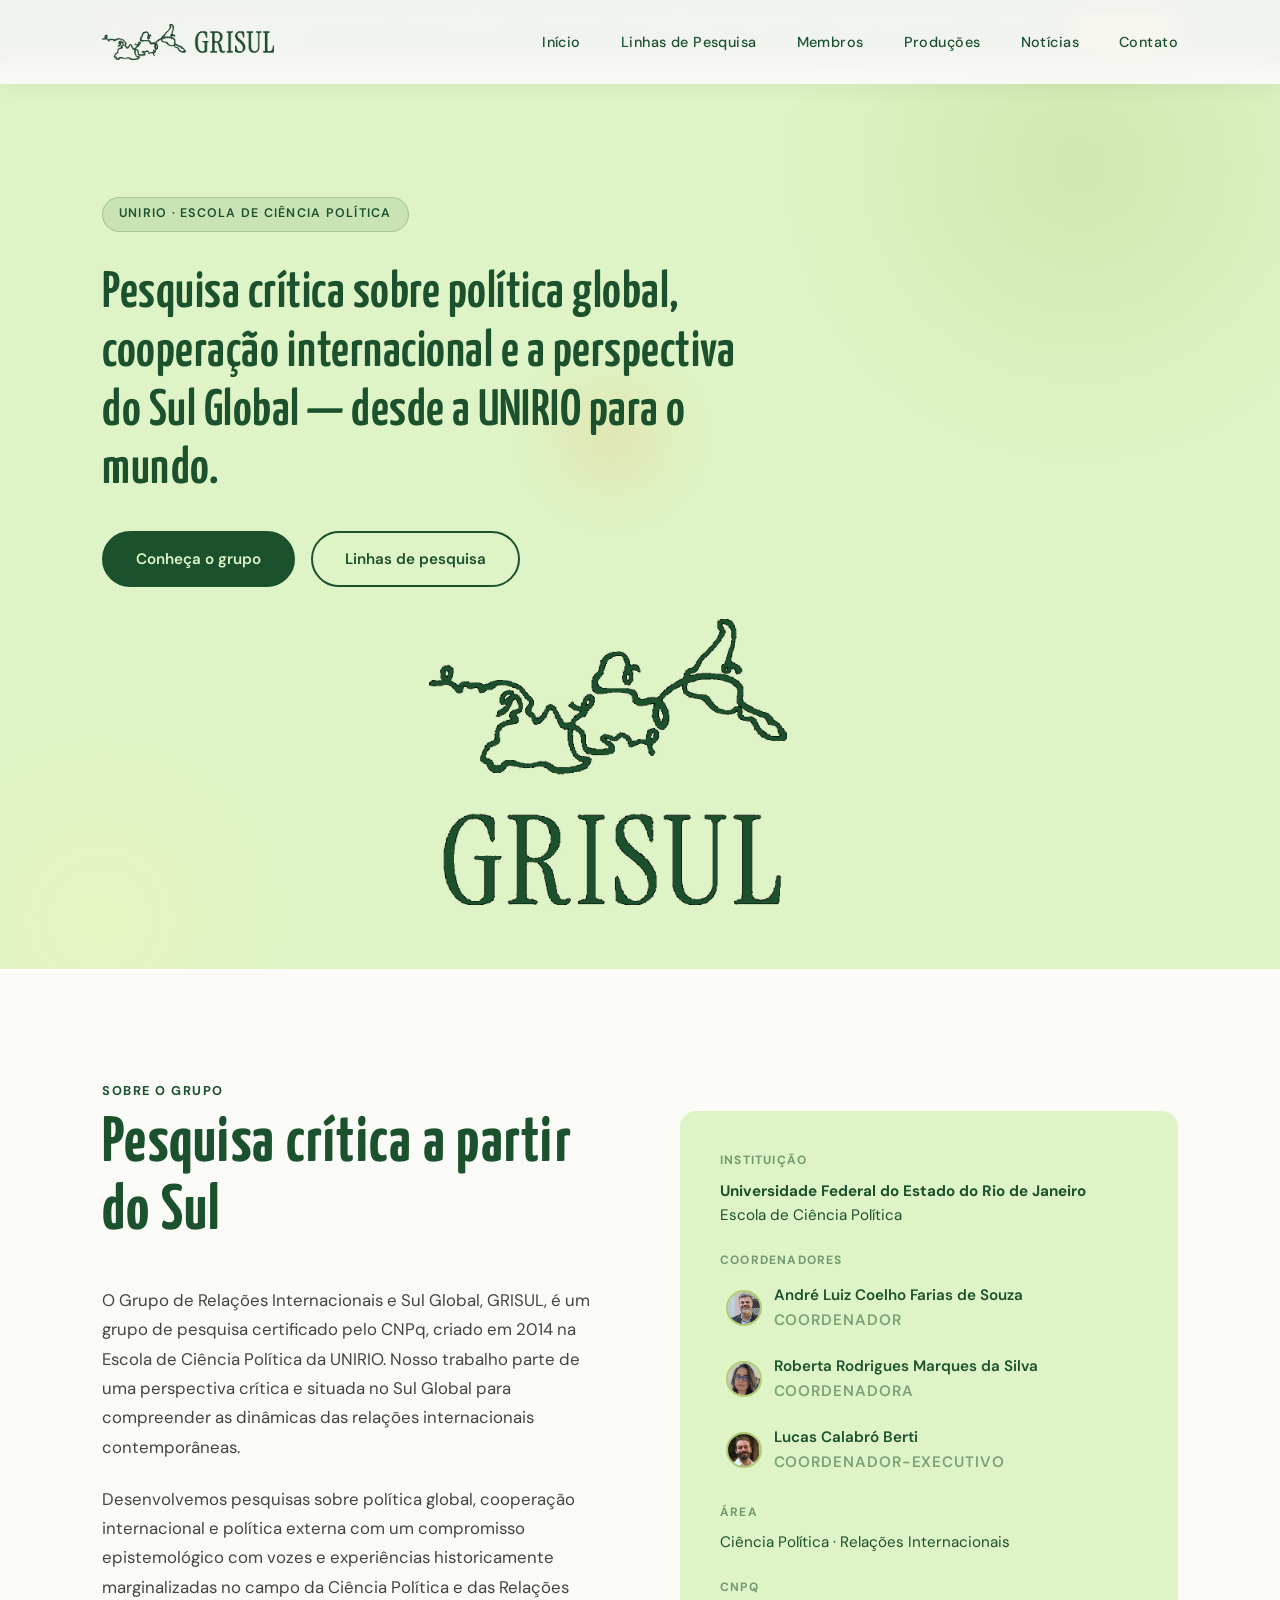
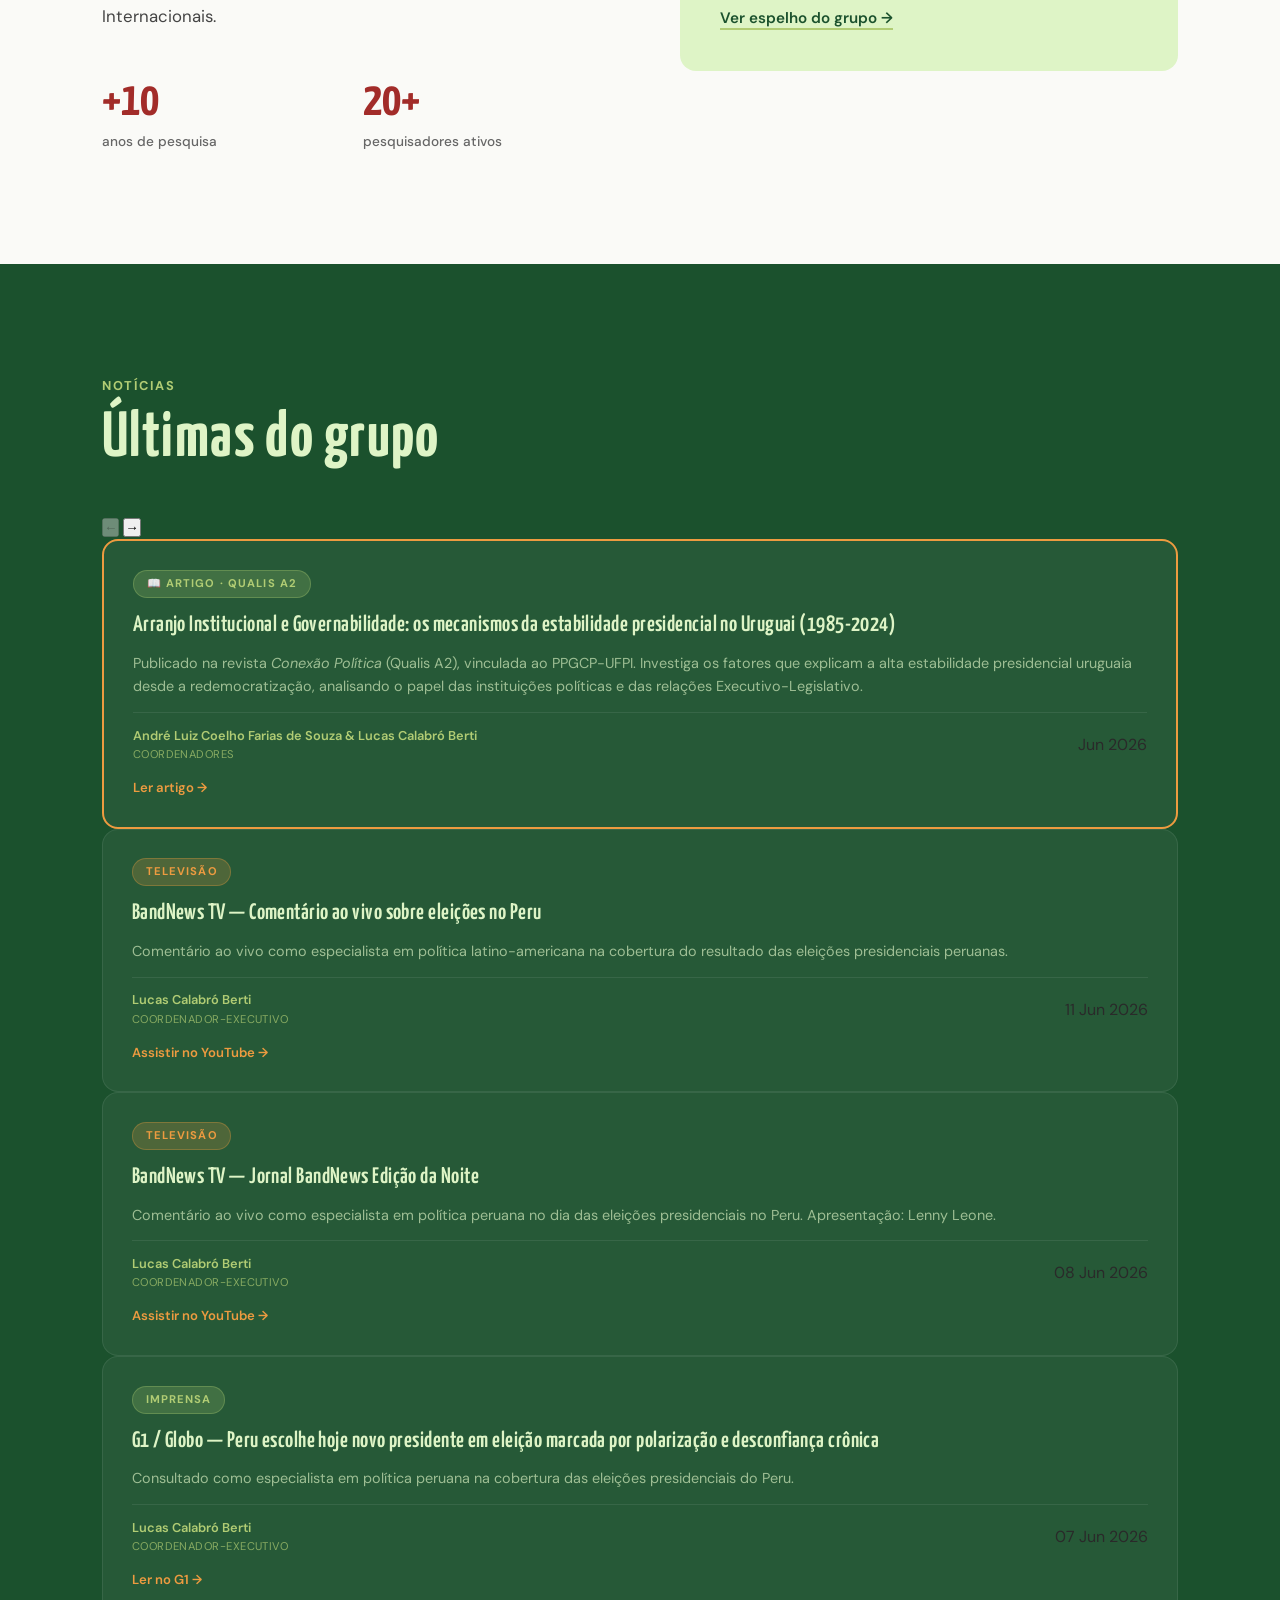
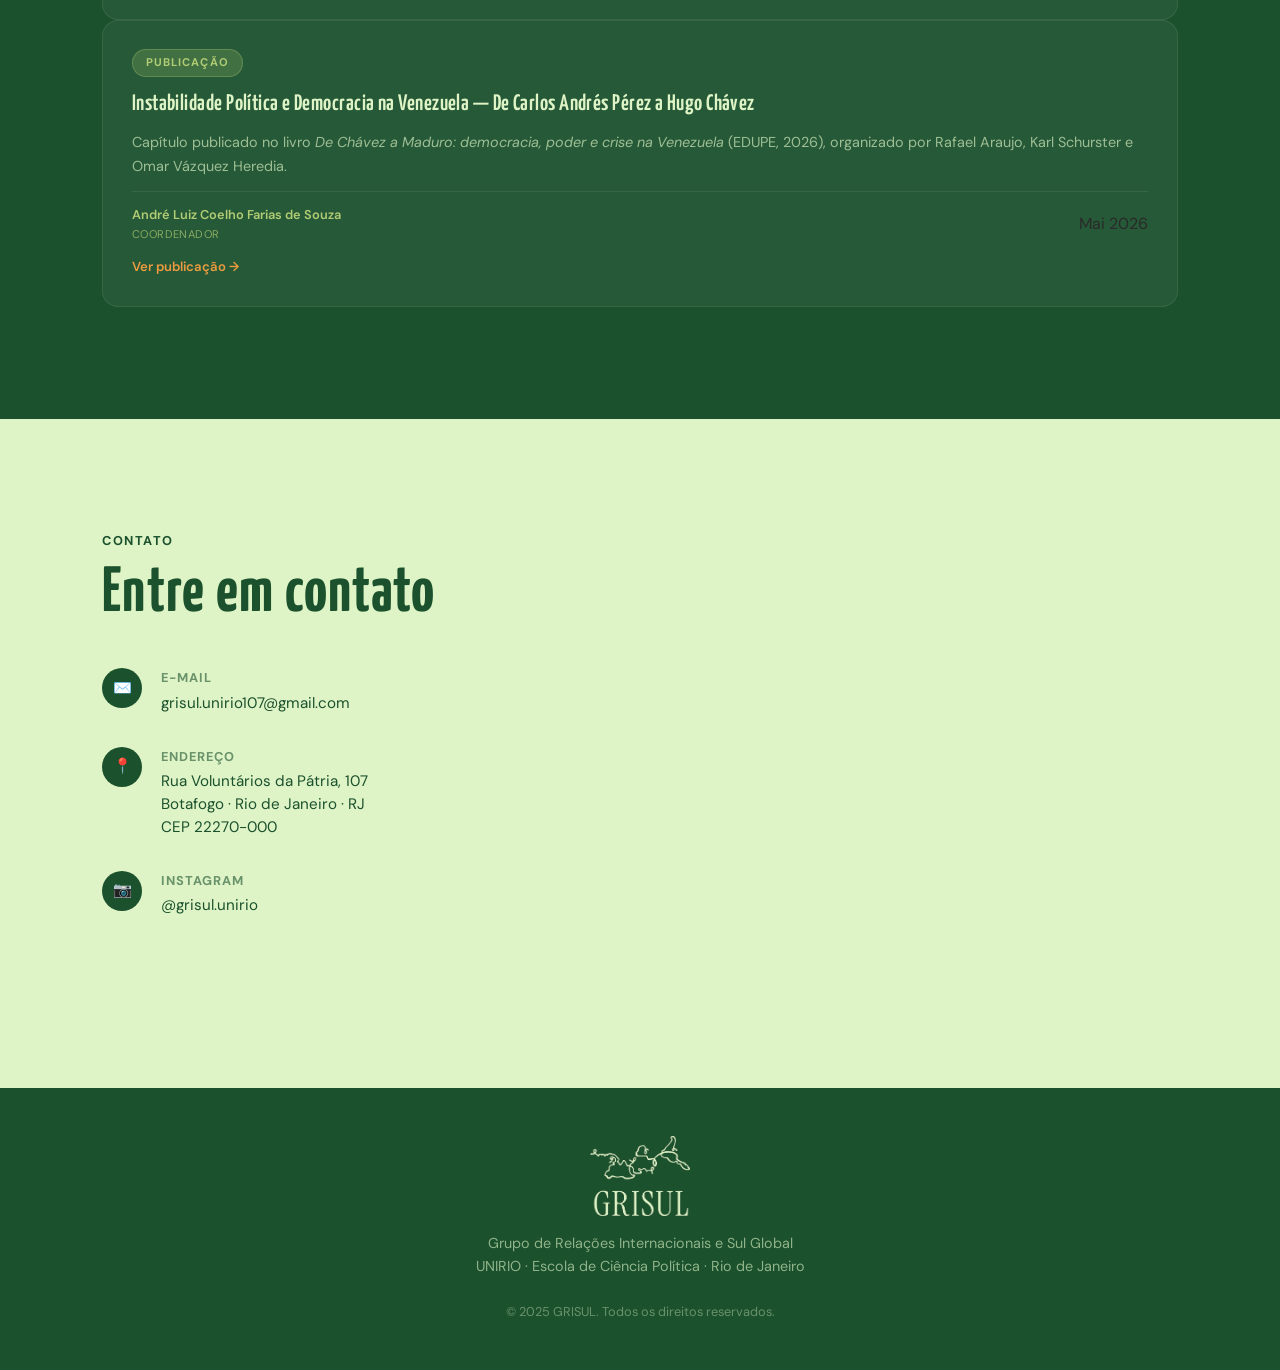
<file: index.html>
<!DOCTYPE html>
<html lang="pt-BR">
<head>
  <meta charset="UTF-8" />
  <meta name="viewport" content="width=device-width, initial-scale=1.0" />
  <title>GRISUL — Grupo de Relações Internacionais e Sul Global</title>
  <link rel="preconnect" href="https://fonts.googleapis.com" />
  <link rel="preconnect" href="https://fonts.gstatic.com" crossorigin />
  <link href="https://fonts.googleapis.com/css2?family=Yanone+Kaffeesatz:wght@300;400;600;700&family=DM+Sans:ital,wght@0,300;0,400;0,500;0,700;1,400&display=swap" rel="stylesheet" />
  <link rel="stylesheet" href="style.css" />
  <link rel="stylesheet" href="carousel.css" />
</head>
<body>

  <nav id="navbar">
    <div class="nav-inner">
      <a href="index.html" class="nav-logo">
        <img src="logo3.png" alt="GRISUL" class="nav-logo-img nav-logo-dark" />
        <img src="logo4.png" alt="GRISUL" class="nav-logo-img nav-logo-light" />
      </a>
      <button class="nav-toggle" id="navToggle" aria-label="Menu">
        <span></span><span></span><span></span>
      </button>
      <ul class="nav-links" id="navLinks">
        <li><a href="index.html" class="active">Início</a></li>
        <li><a href="linhas.html">Linhas de Pesquisa</a></li>
        <li><a href="membros.html">Membros</a></li>
        <li><a href="producoes.html">Produções</a></li>
        <li><a href="index.html#noticias">Notícias</a></li>
        <li><a href="index.html#contato">Contato</a></li>
      </ul>
    </div>
  </nav>

  <!-- DESTAQUE -->
  <div class="destaque-banner">
    <div class="container destaque-inner">
      <span class="destaque-emoji">📚</span>
      <div class="destaque-texto">
        <strong>Nova publicação!</strong>
        "Arranjo Institucional e Governabilidade: os mecanismos da estabilidade presidencial no Uruguai (1985-2024)" — <em>Conexão Política</em>, Qualis A2 · UFPI
      </div>
      <a href="https://periodicos.ufpi.br/index.php/conexaopolitica/article/view/8251" target="_blank" class="destaque-btn">Ler artigo →</a>
    </div>
  </div>

  <!-- HERO -->
  <section id="inicio" class="hero">
    <div class="hero-bg-shapes">
      <div class="shape shape-1"></div>
      <div class="shape shape-2"></div>
      <div class="shape shape-3"></div>
    </div>
    <div class="hero-inner">
      <div class="hero-content">
        <div class="hero-badge">UNIRIO · Escola de Ciência Política</div>
        <p class="hero-tagline">Pesquisa crítica sobre política global, cooperação internacional e a perspectiva do Sul Global — desde a UNIRIO para o mundo.</p>
        <div class="hero-ctas">
          <a href="#sobre" class="btn btn-primary">Conheça o grupo</a>
          <a href="linhas.html" class="btn btn-outline">Linhas de pesquisa</a>

      </div>
      <div class="hero-logo-side">
        <img src="logo2.png" alt="GRISUL" class="hero-logo-img" />
      </div>
    </div>
  </section>

  <!-- SOBRE -->
  <section id="sobre" class="section sobre">
    <div class="container">
      <div class="section-label">Sobre o Grupo</div>
      <div class="sobre-grid">
        <div class="sobre-text">
          <h2 class="section-title section-title--lg">Pesquisa crítica a partir do Sul</h2>
          <p>O Grupo de Relações Internacionais e Sul Global, GRISUL, é um grupo de pesquisa certificado pelo CNPq, criado em 2014 na Escola de Ciência Política da UNIRIO. Nosso trabalho parte de uma perspectiva crítica e situada no Sul Global para compreender as dinâmicas das relações internacionais contemporâneas.</p>
          <p>Desenvolvemos pesquisas sobre política global, cooperação internacional e política externa com um compromisso epistemológico com vozes e experiências historicamente marginalizadas no campo da Ciência Política e das Relações Internacionais.</p>
          <div class="sobre-stats">
            <div class="stat">
              <span class="stat-num">+10</span>
              <span class="stat-label">anos de pesquisa</span>
            </div>
            <div class="stat">
              <span class="stat-num">20+</span>
              <span class="stat-label">pesquisadores ativos</span>
            </div>
          </div>
        </div>
        <div class="sobre-card-wrap">
          <div class="sobre-card">
            <div class="sobre-card-label">Instituição</div>
            <p><strong>Universidade Federal do Estado do Rio de Janeiro</strong><br>Escola de Ciência Política</p>
            <div class="sobre-card-label" style="margin-top:1.5rem">Coordenadores</div>
            <div class="sobre-coord-lista">
              <a href="membros.html" class="sobre-coord-item">
                <img src="foto-andre.jpg" alt="André" class="sobre-coord-foto" />
                <div>
                  <p class="sobre-coord-nome">André Luiz Coelho Farias de Souza</p>
                  <p class="sobre-coord-cargo">Coordenador</p>
                </div>
              </a>
              <a href="membros.html" class="sobre-coord-item">
                <img src="foto-roberta.jpg" alt="Roberta" class="sobre-coord-foto" />
                <div>
                  <p class="sobre-coord-nome">Roberta Rodrigues Marques da Silva</p>
                  <p class="sobre-coord-cargo">Coordenadora</p>
                </div>
              </a>
              <a href="membros.html" class="sobre-coord-item">
                <img src="foto-lucas.jpg" alt="Lucas" class="sobre-coord-foto" />
                <div>
                  <p class="sobre-coord-nome">Lucas Calabró Berti</p>
                  <p class="sobre-coord-cargo">Coordenador-Executivo</p>
                </div>
              </a>
            </div>
            <div class="sobre-card-label" style="margin-top:1.5rem">Área</div>
            <p>Ciência Política · Relações Internacionais</p>
            <div class="sobre-card-label" style="margin-top:1.5rem">CNPq</div>
            <a href="https://dgp.cnpq.br/dgp/espelhogrupo/2022938988562806" target="_blank" class="cnpq-link">Ver espelho do grupo →</a>
          </div>
        </div>
      </div>
    </div>
  </section>

  <!-- NOTÍCIAS -->
  <section id="noticias" class="section noticias">
    <div class="container">
      <div class="noticias-header">
        <div>
          <div class="section-label">Notícias</div>
          <h2 class="section-title section-title--lg">Últimas do grupo</h2>
        </div>
        <div class="noticias-nav">
          <button class="noticias-btn" id="noticiaPrev" aria-label="Anterior">&#8592;</button>
          <button class="noticias-btn" id="noticiaNext" aria-label="Próximo">&#8594;</button>
        </div>
      </div>

      <div class="noticias-carrossel-wrap">
        <div class="noticias-carrossel" id="noticiasCarrossel">

          <article class="noticia-card noticia-card--destaque">
            <div class="noticia-tipo noticia-tipo--artigo">📖 Artigo · Qualis A2</div>
            <h3 class="noticia-titulo">Arranjo Institucional e Governabilidade: os mecanismos da estabilidade presidencial no Uruguai (1985-2024)</h3>
            <p class="noticia-desc">Publicado na revista <em>Conexão Política</em> (Qualis A2), vinculada ao PPGCP-UFPI. Investiga os fatores que explicam a alta estabilidade presidencial uruguaia desde a redemocratização, analisando o papel das instituições políticas e das relações Executivo-Legislativo.</p>
            <div class="noticia-meta">
              <span class="noticia-autor">André Luiz Coelho Farias de Souza &amp; Lucas Calabró Berti<br><small>Coordenadores</small></span>
              <span class="noticia-data">Jun 2026</span>
            </div>
            <a href="https://periodicos.ufpi.br/index.php/conexaopolitica/article/view/8251" target="_blank" class="noticia-link">Ler artigo →</a>
          </article>


          <article class="noticia-card">
            <div class="noticia-tipo noticia-tipo--evento">Televisão</div>
            <h3 class="noticia-titulo">BandNews TV — Comentário ao vivo sobre eleições no Peru</h3>
            <p class="noticia-desc">Comentário ao vivo como especialista em política latino-americana na cobertura do resultado das eleições presidenciais peruanas.</p>
            <div class="noticia-meta">
              <span class="noticia-autor">Lucas Calabró Berti<br><small>Coordenador-Executivo</small></span>
              <span class="noticia-data">11 Jun 2026</span>
            </div>
            <a href="https://youtu.be/P3INvUPBc5s" target="_blank" class="noticia-link">Assistir no YouTube →</a>
          </article>

          <article class="noticia-card">
            <div class="noticia-tipo noticia-tipo--evento">Televisão</div>
            <h3 class="noticia-titulo">BandNews TV — Jornal BandNews Edição da Noite</h3>
            <p class="noticia-desc">Comentário ao vivo como especialista em política peruana no dia das eleições presidenciais no Peru. Apresentação: Lenny Leone.</p>
            <div class="noticia-meta">
              <span class="noticia-autor">Lucas Calabró Berti<br><small>Coordenador-Executivo</small></span>
              <span class="noticia-data">08 Jun 2026</span>
            </div>
            <a href="https://youtu.be/d8j6Z9DgkAE" target="_blank" class="noticia-link">Assistir no YouTube →</a>
          </article>

          <article class="noticia-card">
            <div class="noticia-tipo noticia-tipo--artigo">Imprensa</div>
            <h3 class="noticia-titulo">G1 / Globo — Peru escolhe hoje novo presidente em eleição marcada por polarização e desconfiança crônica</h3>
            <p class="noticia-desc">Consultado como especialista em política peruana na cobertura das eleições presidenciais do Peru.</p>
            <div class="noticia-meta">
              <span class="noticia-autor">Lucas Calabró Berti<br><small>Coordenador-Executivo</small></span>
              <span class="noticia-data">07 Jun 2026</span>
            </div>
            <a href="https://g1.globo.com/mundo/noticia/2026/06/07/peru-escolhe-hoje-novo-presidente-em-eleicao-marcada-por-polarizacao-e-desconfianca-cronica.ghtml" target="_blank" class="noticia-link">Ler no G1 →</a>
          </article>


          <article class="noticia-card">
            <div class="noticia-tipo noticia-tipo--artigo">Publicação</div>
            <h3 class="noticia-titulo">Instabilidade Política e Democracia na Venezuela — De Carlos Andrés Pérez a Hugo Chávez</h3>
            <p class="noticia-desc">Capítulo publicado no livro <em>De Chávez a Maduro: democracia, poder e crise na Venezuela</em> (EDUPE, 2026), organizado por Rafael Araujo, Karl Schurster e Omar Vázquez Heredia.</p>
            <div class="noticia-meta">
              <span class="noticia-autor">André Luiz Coelho Farias de Souza<br><small>Coordenador</small></span>
              <span class="noticia-data">Mai 2026</span>
            </div>
            <a href="https://www.edupe.upe.br/index.php/de-chavez-a-maduro-democracia-poder-e-crise-na-venezuela" target="_blank" class="noticia-link">Ver publicação →</a>
          </article>

        </div>
      </div>
    </div>
  </section>

  <!-- CONTATO -->
  <section id="contato" class="section contato">
    <div class="container">
      <div class="section-label">Contato</div>
      <h2 class="section-title section-title--lg">Entre em contato</h2>
      <div class="contato-grid">
        <div class="contato-info">
          <div class="contato-item">
            <span class="contato-icon">✉️</span>
            <div>
              <strong>E-mail</strong>
              <a href="mailto:grisul.unirio107@gmail.com">grisul.unirio107@gmail.com</a>
            </div>
          </div>
          <div class="contato-item">
            <span class="contato-icon">📍</span>
            <div>
              <strong>Endereço</strong>
              <span>Rua Voluntários da Pátria, 107<br>Botafogo · Rio de Janeiro · RJ<br>CEP 22270-000</span>
            </div>
          </div>
          <div class="contato-item">
            <span class="contato-icon">📷</span>
            <div>
              <strong>Instagram</strong>
              <a href="https://instagram.com/grisul.unirio" target="_blank">@grisul.unirio</a>
            </div>
          </div>
        </div>
        <div class="contato-mapa-wrap">
          <iframe src="https://www.google.com/maps/embed?pb=!1m18!1m12!1m3!1d3675.017!2d-43.1878995!3d-22.9527621!2m3!1f0!2f0!3f0!3m2!1i1024!2i768!4f13.1!3m3!1m2!1s0x0%3A0x0!2zMjLCsDU3JzEwLjAiUyA0M8KwMTEnMTYuNCJX!5e0!3m2!1spt-BR!2sbr!4v1" width="100%" height="300" style="border:0; border-radius: 16px;" allowfullscreen="" loading="lazy"></iframe>
        </div>
      </div>
    </div>
  </section>

  <footer class="footer">
    <div class="container footer-inner">
      <div class="footer-logo">
        <img src="logo1.png" alt="GRISUL" class="footer-logo-img" />
      </div>
      <p class="footer-desc">Grupo de Relações Internacionais e Sul Global<br>UNIRIO · Escola de Ciência Política · Rio de Janeiro</p>
      <p class="footer-copy">© 2025 GRISUL. Todos os direitos reservados.</p>
    </div>
  </footer>

  <script src="script.js"></script>
</body>
</html>
</file>
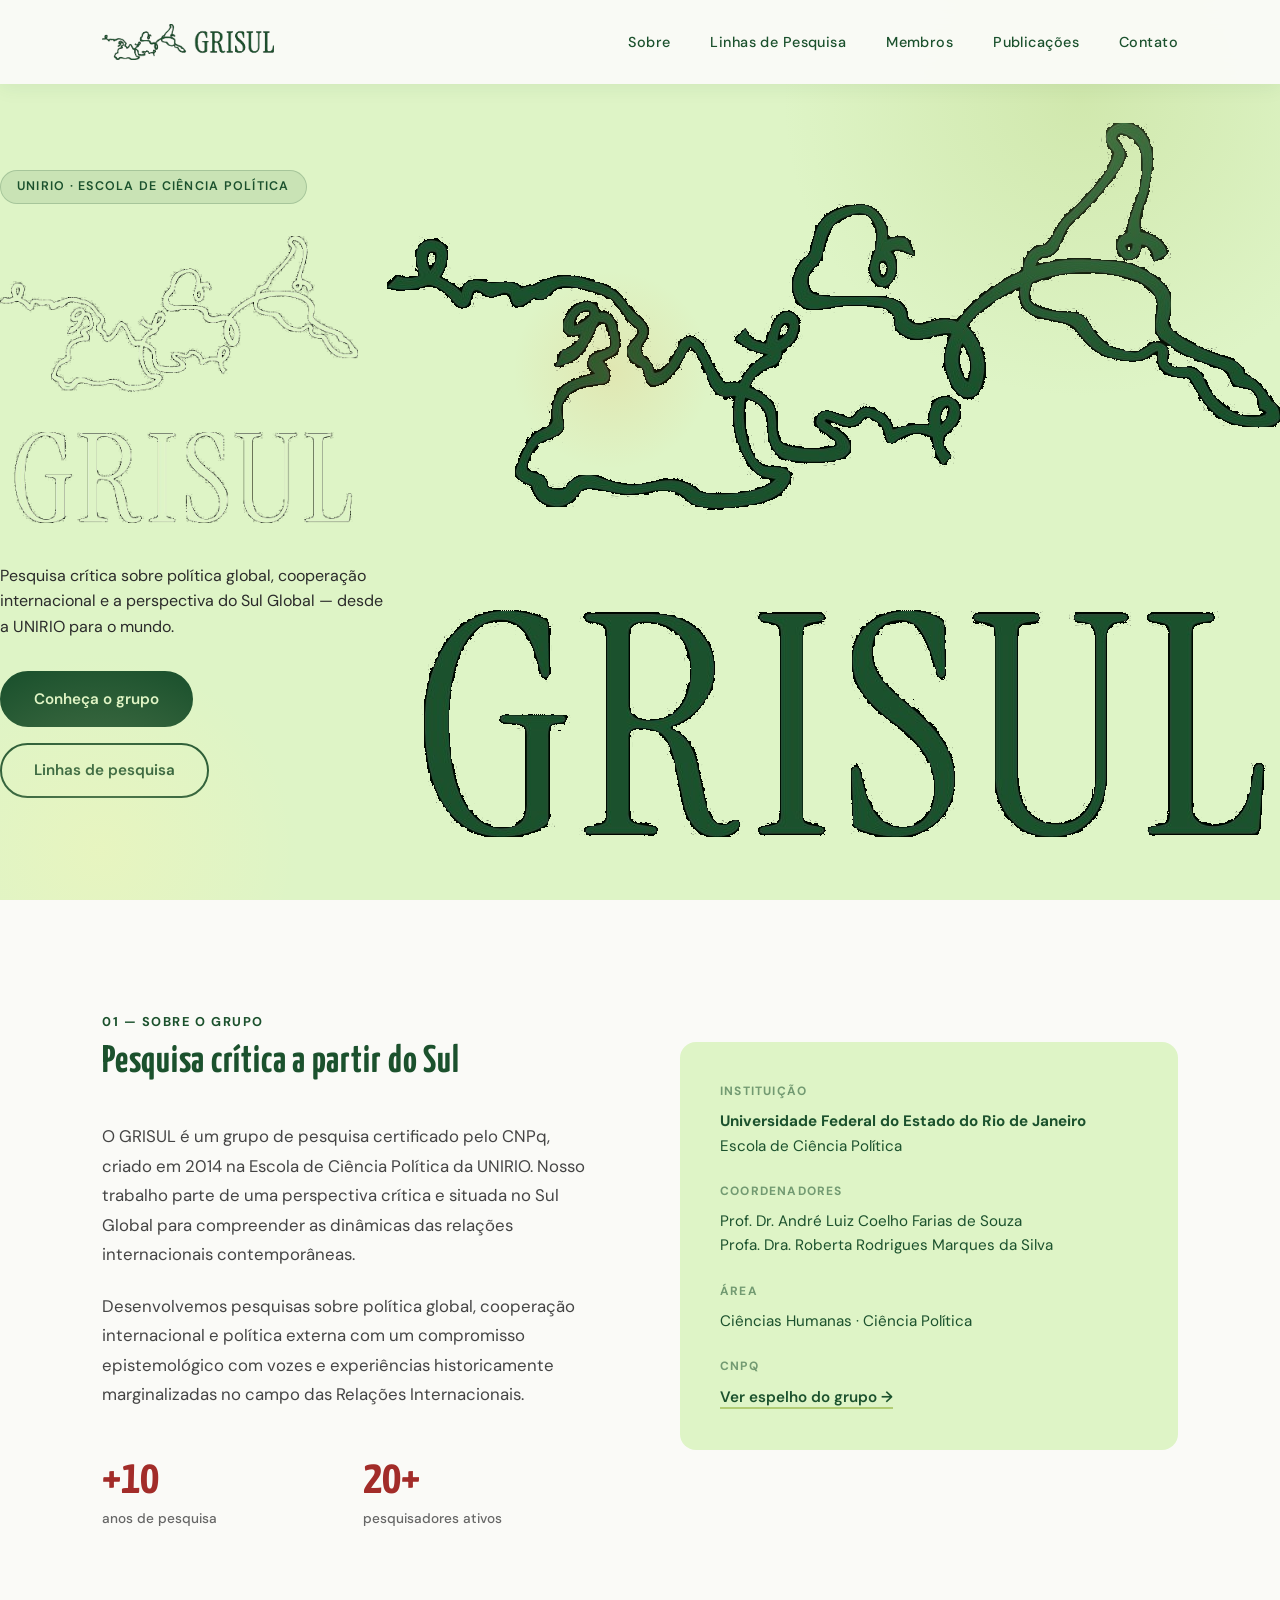
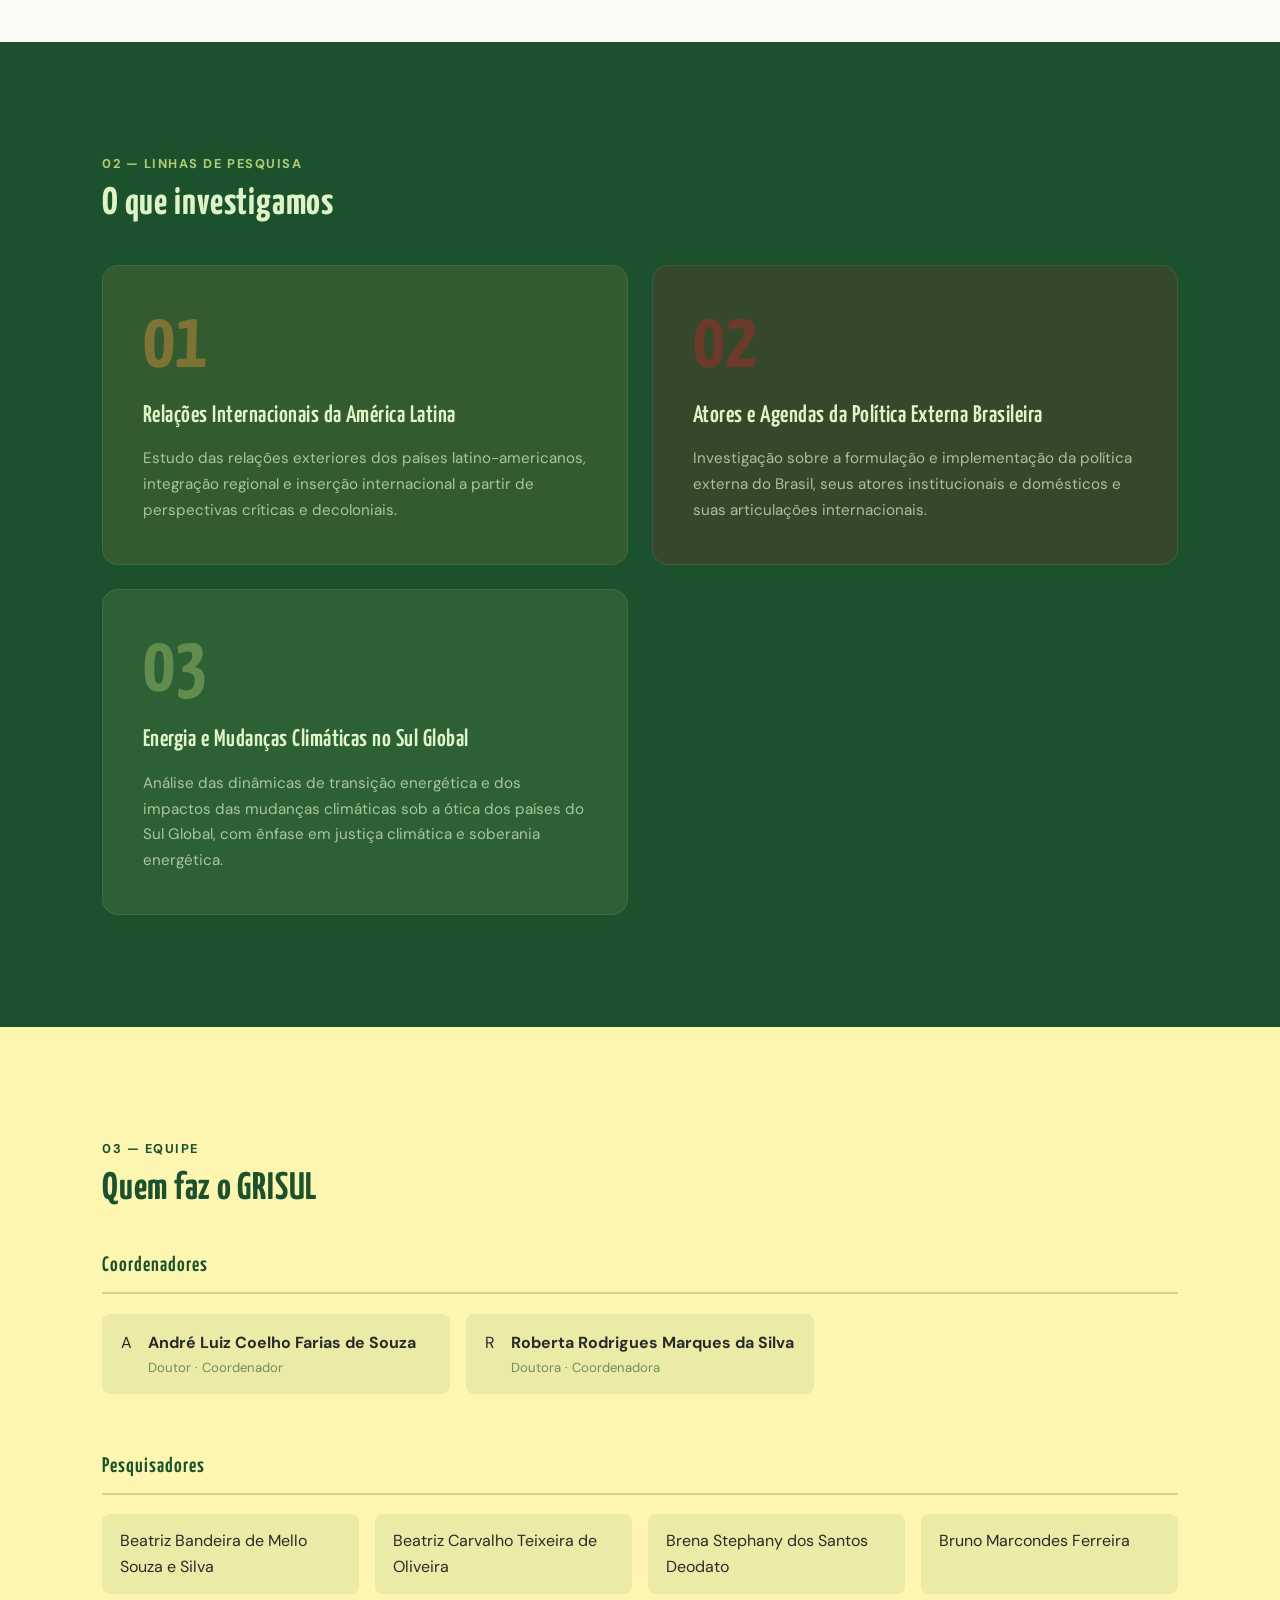
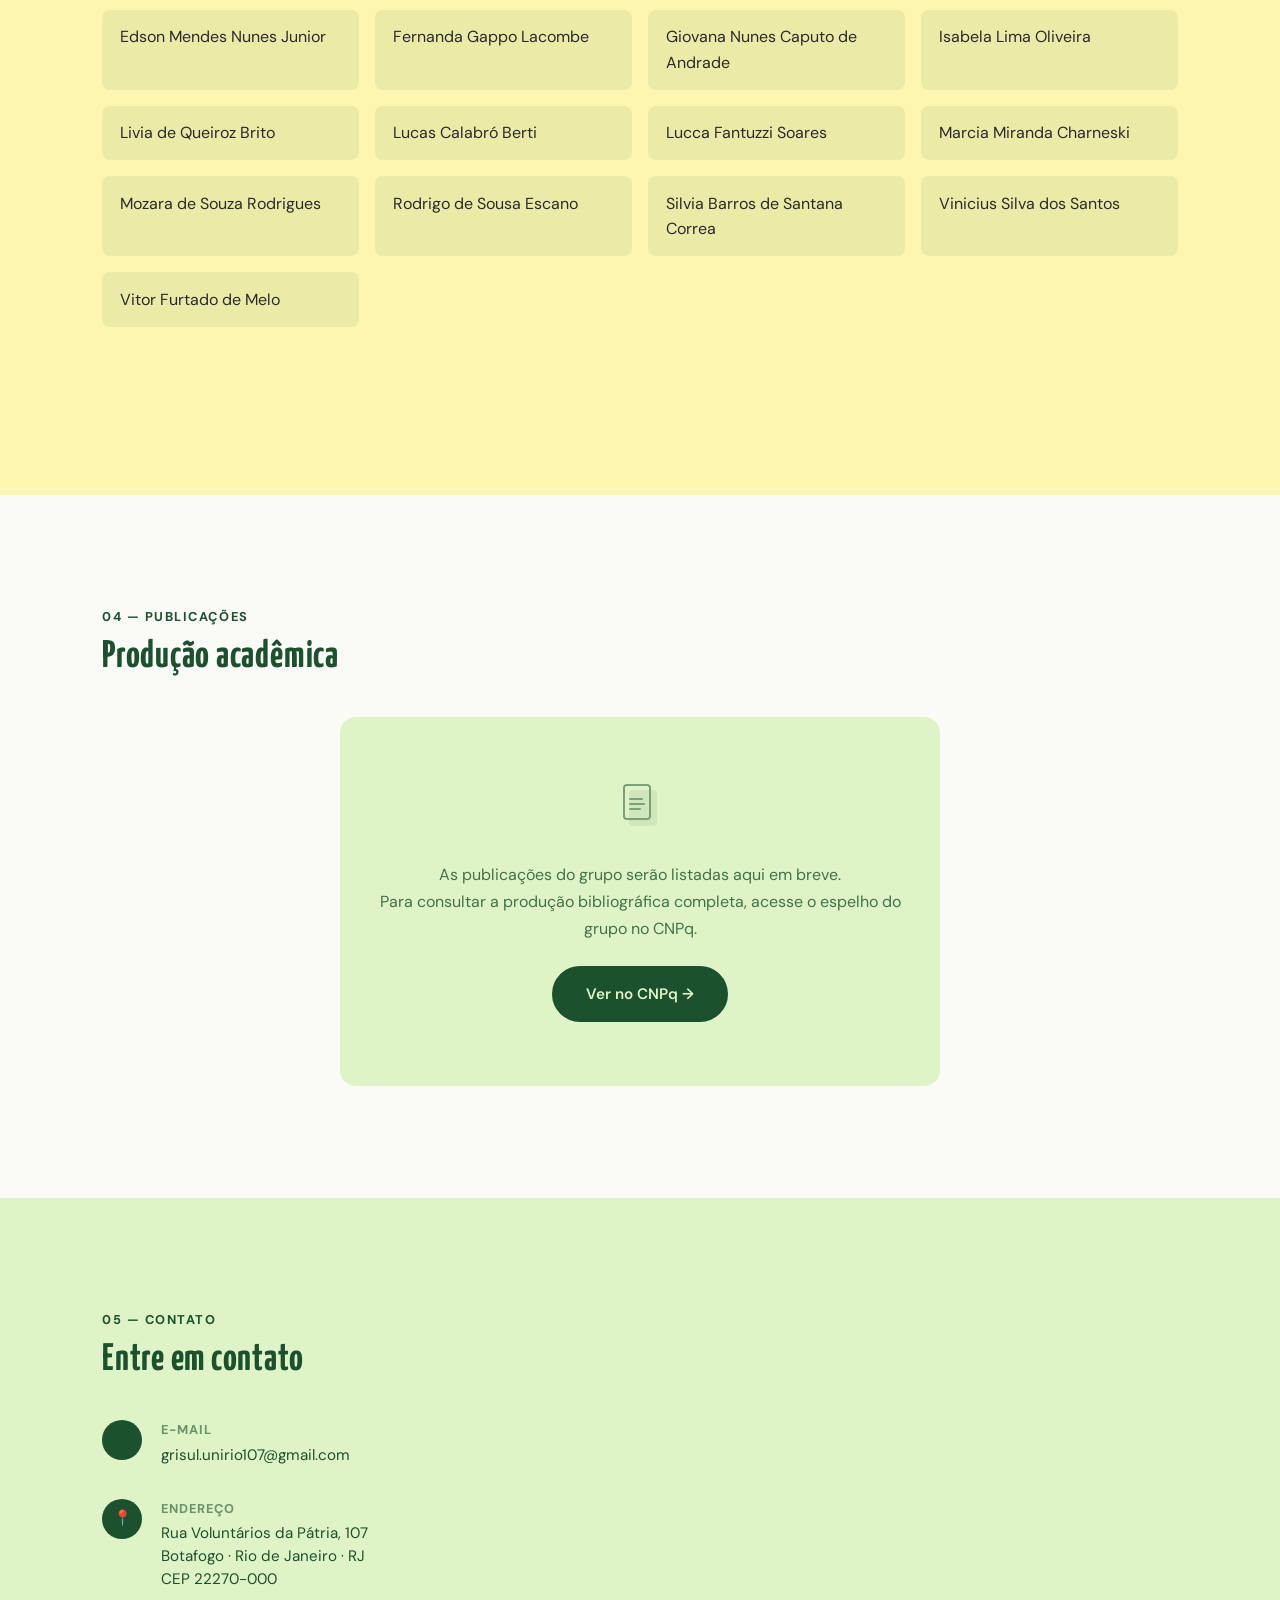
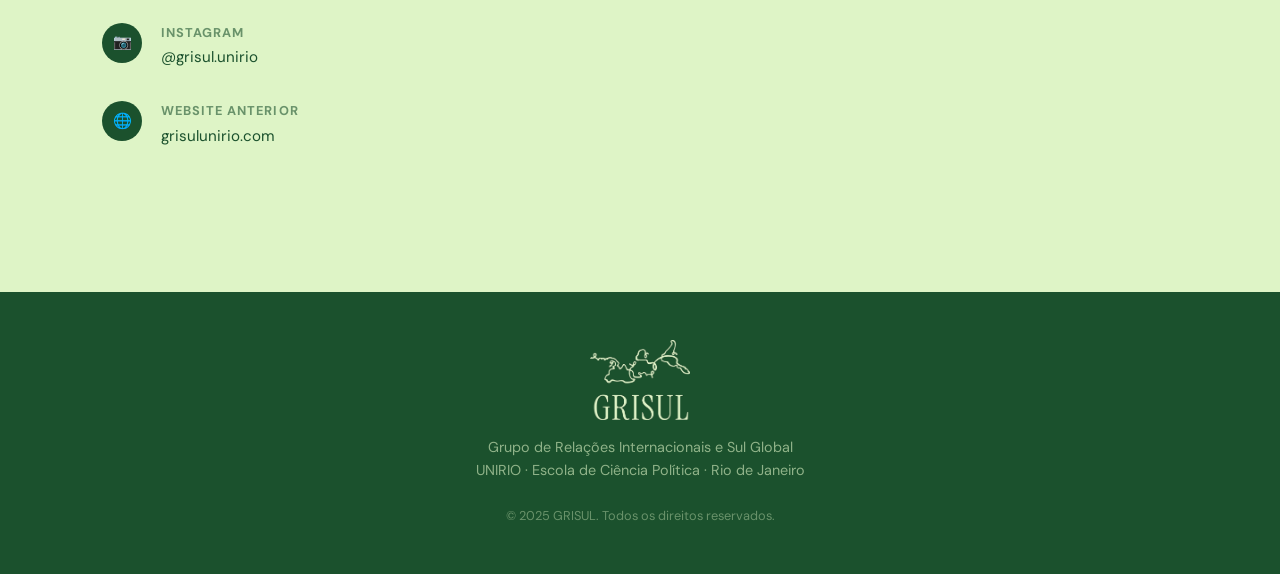
<file: index_1.html>
<!DOCTYPE html>
<html lang="pt-BR">
<head>
  <meta charset="UTF-8" />
  <meta name="viewport" content="width=device-width, initial-scale=1.0" />
  <title>GRISUL — Grupo de Relações Internacionais e Sul Global</title>
  <link rel="preconnect" href="https://fonts.googleapis.com" />
  <link rel="preconnect" href="https://fonts.gstatic.com" crossorigin />
  <link href="https://fonts.googleapis.com/css2?family=Yanone+Kaffeesatz:wght@300;400;600;700&family=DM+Sans:ital,wght@0,300;0,400;0,500;0,700;1,400&display=swap" rel="stylesheet" />
  <link rel="stylesheet" href="style.css" />
</head>
<body>

  <!-- NAV -->
  <nav id="navbar">
    <div class="nav-inner">
      <a href="#inicio" class="nav-logo">
        <img src="logo3.png" alt="GRISUL" class="nav-logo-img nav-logo-dark" />
        <img src="logo4.png" alt="GRISUL" class="nav-logo-img nav-logo-light" />
      </a>
      <button class="nav-toggle" id="navToggle" aria-label="Menu">
        <span></span><span></span><span></span>
      </button>
      <ul class="nav-links" id="navLinks">
        <li><a href="#sobre">Sobre</a></li>
        <li><a href="#linhas">Linhas de Pesquisa</a></li>
        <li><a href="#membros">Membros</a></li>
        <li><a href="#publicacoes">Publicações</a></li>
        <li><a href="#contato">Contato</a></li>
      </ul>
    </div>
  </nav>

  <!-- HERO -->
  <section id="inicio" class="hero">
    <div class="hero-bg-shapes">
      <div class="shape shape-1"></div>
      <div class="shape shape-2"></div>
      <div class="shape shape-3"></div>
    </div>
    <div class="hero-content">
      <div class="hero-badge">UNIRIO · Escola de Ciência Política</div>
      <div class="hero-logo-wrap">
        <img src="logo1.png" alt="GRISUL" class="hero-logo-img" />
      </div>
      <p class="hero-sub">Pesquisa crítica sobre política global, cooperação internacional e a perspectiva do Sul Global — desde a UNIRIO para o mundo.</p>
      <div class="hero-ctas">
        <a href="#sobre" class="btn btn-primary">Conheça o grupo</a>
        <a href="#linhas" class="btn btn-outline">Linhas de pesquisa</a>
      </div>
    </div>
    <div class="hero-map">
      <img src="logo2.png" alt="" class="hero-map-img" aria-hidden="true" />
    </div>
  </section>

  <!-- SOBRE -->
  <section id="sobre" class="section sobre">
    <div class="container">
      <div class="section-label">01 — Sobre o Grupo</div>
      <div class="sobre-grid">
        <div class="sobre-text">
          <h2 class="section-title">Pesquisa crítica a partir do Sul</h2>
          <p>O GRISUL é um grupo de pesquisa certificado pelo CNPq, criado em 2014 na Escola de Ciência Política da UNIRIO. Nosso trabalho parte de uma perspectiva crítica e situada no Sul Global para compreender as dinâmicas das relações internacionais contemporâneas.</p>
          <p>Desenvolvemos pesquisas sobre política global, cooperação internacional e política externa com um compromisso epistemológico com vozes e experiências historicamente marginalizadas no campo das Relações Internacionais.</p>
          <div class="sobre-stats">
            <div class="stat">
              <span class="stat-num">+10</span>
              <span class="stat-label">anos de pesquisa</span>
            </div>
            <div class="stat">
              <span class="stat-num">20+</span>
              <span class="stat-label">pesquisadores ativos</span>
            </div>
          </div>
        </div>
        <div class="sobre-card-wrap">
          <div class="sobre-card">
            <div class="sobre-card-label">Instituição</div>
            <p><strong>Universidade Federal do Estado do Rio de Janeiro</strong><br>Escola de Ciência Política</p>
            <div class="sobre-card-label" style="margin-top:1.5rem">Coordenadores</div>
            <p>Prof. Dr. André Luiz Coelho Farias de Souza<br>Profa. Dra. Roberta Rodrigues Marques da Silva</p>
            <div class="sobre-card-label" style="margin-top:1.5rem">Área</div>
            <p>Ciências Humanas · Ciência Política</p>
            <div class="sobre-card-label" style="margin-top:1.5rem">CNPq</div>
            <a href="https://dgp.cnpq.br/dgp/espelhogrupo/2022938988562806" target="_blank" class="cnpq-link">Ver espelho do grupo →</a>
          </div>
        </div>
      </div>
    </div>
  </section>

  <!-- LINHAS DE PESQUISA -->
  <section id="linhas" class="section linhas">
    <div class="container">
      <div class="section-label">02 — Linhas de Pesquisa</div>
      <h2 class="section-title">O que investigamos</h2>
      <div class="linhas-grid">

        <div class="linha-card" data-cor="laranja">
          <div class="linha-num">01</div>
          <h3>Relações Internacionais da América Latina</h3>
          <p>Estudo das relações exteriores dos países latino-americanos, integração regional e inserção internacional a partir de perspectivas críticas e decoloniais.</p>
        </div>

        <div class="linha-card" data-cor="vermelho">
          <div class="linha-num">02</div>
          <h3>Atores e Agendas da Política Externa Brasileira</h3>
          <p>Investigação sobre a formulação e implementação da política externa do Brasil, seus atores institucionais e domésticos e suas articulações internacionais.</p>
        </div>

        <div class="linha-card" data-cor="verde">
          <div class="linha-num">03</div>
          <h3>Energia e Mudanças Climáticas no Sul Global</h3>
          <p>Análise das dinâmicas de transição energética e dos impactos das mudanças climáticas sob a ótica dos países do Sul Global, com ênfase em justiça climática e soberania energética.</p>
        </div>

      </div>
    </div>
  </section>

  <!-- MEMBROS -->
  <section id="membros" class="section membros">
    <div class="container">
      <div class="section-label">03 — Equipe</div>
      <h2 class="section-title">Quem faz o GRISUL</h2>

      <div class="membros-bloco">
        <h3 class="membros-cat">Coordenadores</h3>
        <div class="membros-grid">
          <div class="membro-card">
            <div class="membro-inicial">A</div>
            <div class="membro-info">
              <strong>André Luiz Coelho Farias de Souza</strong>
              <span>Doutor · Coordenador</span>
            </div>
          </div>
          <div class="membro-card">
            <div class="membro-inicial">R</div>
            <div class="membro-info">
              <strong>Roberta Rodrigues Marques da Silva</strong>
              <span>Doutora · Coordenadora</span>
            </div>
          </div>
        </div>
      </div>

      <div class="membros-bloco">
        <h3 class="membros-cat">Pesquisadores</h3>
        <div class="membros-grid membros-grid--small">
          <div class="membro-tag">Beatriz Bandeira de Mello Souza e Silva</div>
          <div class="membro-tag">Beatriz Carvalho Teixeira de Oliveira</div>
          <div class="membro-tag">Brena Stephany dos Santos Deodato</div>
          <div class="membro-tag">Bruno Marcondes Ferreira</div>
          <div class="membro-tag">Edson Mendes Nunes Junior</div>
          <div class="membro-tag">Fernanda Gappo Lacombe</div>
          <div class="membro-tag">Giovana Nunes Caputo de Andrade</div>
          <div class="membro-tag">Isabela Lima Oliveira</div>
          <div class="membro-tag">Livia de Queiroz Brito</div>
          <div class="membro-tag">Lucas Calabró Berti</div>
          <div class="membro-tag">Lucca Fantuzzi Soares</div>
          <div class="membro-tag">Marcia Miranda Charneski</div>
          <div class="membro-tag">Mozara de Souza Rodrigues</div>
          <div class="membro-tag">Rodrigo de Sousa Escano</div>
          <div class="membro-tag">Silvia Barros de Santana Correa</div>
          <div class="membro-tag">Vinicius Silva dos Santos</div>
          <div class="membro-tag">Vitor Furtado de Melo</div>
        </div>
      </div>
    </div>
  </section>

  <!-- PUBLICAÇÕES -->
  <section id="publicacoes" class="section publicacoes">
    <div class="container">
      <div class="section-label">04 — Publicações</div>
      <h2 class="section-title">Produção acadêmica</h2>
      <div class="pub-placeholder">
        <div class="pub-icon">
          <svg width="48" height="48" viewBox="0 0 48 48" fill="none">
            <rect x="8" y="4" width="26" height="34" rx="3" stroke="currentColor" stroke-width="2"/>
            <rect x="14" y="10" width="26" height="34" rx="3" fill="currentColor" opacity="0.15" stroke="currentColor" stroke-width="2"/>
            <line x1="14" y1="18" x2="26" y2="18" stroke="currentColor" stroke-width="2" stroke-linecap="round"/>
            <line x1="14" y1="23" x2="28" y2="23" stroke="currentColor" stroke-width="2" stroke-linecap="round"/>
            <line x1="14" y1="28" x2="24" y2="28" stroke="currentColor" stroke-width="2" stroke-linecap="round"/>
          </svg>
        </div>
        <p>As publicações do grupo serão listadas aqui em breve.<br>Para consultar a produção bibliográfica completa, acesse o espelho do grupo no CNPq.</p>
        <a href="https://dgp.cnpq.br/dgp/espelhogrupo/2022938988562806" target="_blank" class="btn btn-primary">Ver no CNPq →</a>
      </div>
    </div>
  </section>

  <!-- CONTATO -->
  <section id="contato" class="section contato">
    <div class="container">
      <div class="section-label">05 — Contato</div>
      <h2 class="section-title">Entre em contato</h2>
      <div class="contato-grid">
        <div class="contato-info">
          <div class="contato-item">
            <span class="contato-icon">✉</span>
            <div>
              <strong>E-mail</strong>
              <a href="mailto:grisul.unirio107@gmail.com">grisul.unirio107@gmail.com</a>
            </div>
          </div>
          <div class="contato-item">
            <span class="contato-icon">📍</span>
            <div>
              <strong>Endereço</strong>
              <span>Rua Voluntários da Pátria, 107<br>Botafogo · Rio de Janeiro · RJ<br>CEP 22270-000</span>
            </div>
          </div>
          <div class="contato-item">
            <span class="contato-icon">📷</span>
            <div>
              <strong>Instagram</strong>
              <a href="https://instagram.com/grisul.unirio" target="_blank">@grisul.unirio</a>
            </div>
          </div>
          <div class="contato-item">
            <span class="contato-icon">🌐</span>
            <div>
              <strong>Website anterior</strong>
              <a href="http://www.grisulunirio.com/" target="_blank">grisulunirio.com</a>
            </div>
          </div>
        </div>
        <div class="contato-mapa-wrap">
          <iframe
            src="https://www.google.com/maps/embed?pb=!1m18!1m12!1m3!1d3675.017!2d-43.1878995!3d-22.9527621!2m3!1f0!2f0!3f0!3m2!1i1024!2i768!4f13.1!3m3!1m2!1s0x0%3A0x0!2zMjLCsDU3JzEwLjAiUyA0M8KwMTEnMTYuNCJX!5e0!3m2!1spt-BR!2sbr!4v1"
            width="100%" height="300" style="border:0; border-radius: 16px;" allowfullscreen="" loading="lazy">
          </iframe>
        </div>
      </div>
    </div>
  </section>

  <!-- FOOTER -->
  <footer class="footer">
    <div class="container footer-inner">
      <div class="footer-logo">
        <img src="logo1.png" alt="GRISUL" class="footer-logo-img" />
      </div>
      <p class="footer-desc">Grupo de Relações Internacionais e Sul Global<br>UNIRIO · Escola de Ciência Política · Rio de Janeiro</p>
      <p class="footer-copy">© 2025 GRISUL. Todos os direitos reservados.</p>
    </div>
  </footer>

  <script src="script.js"></script>
</body>
</html>
</file>
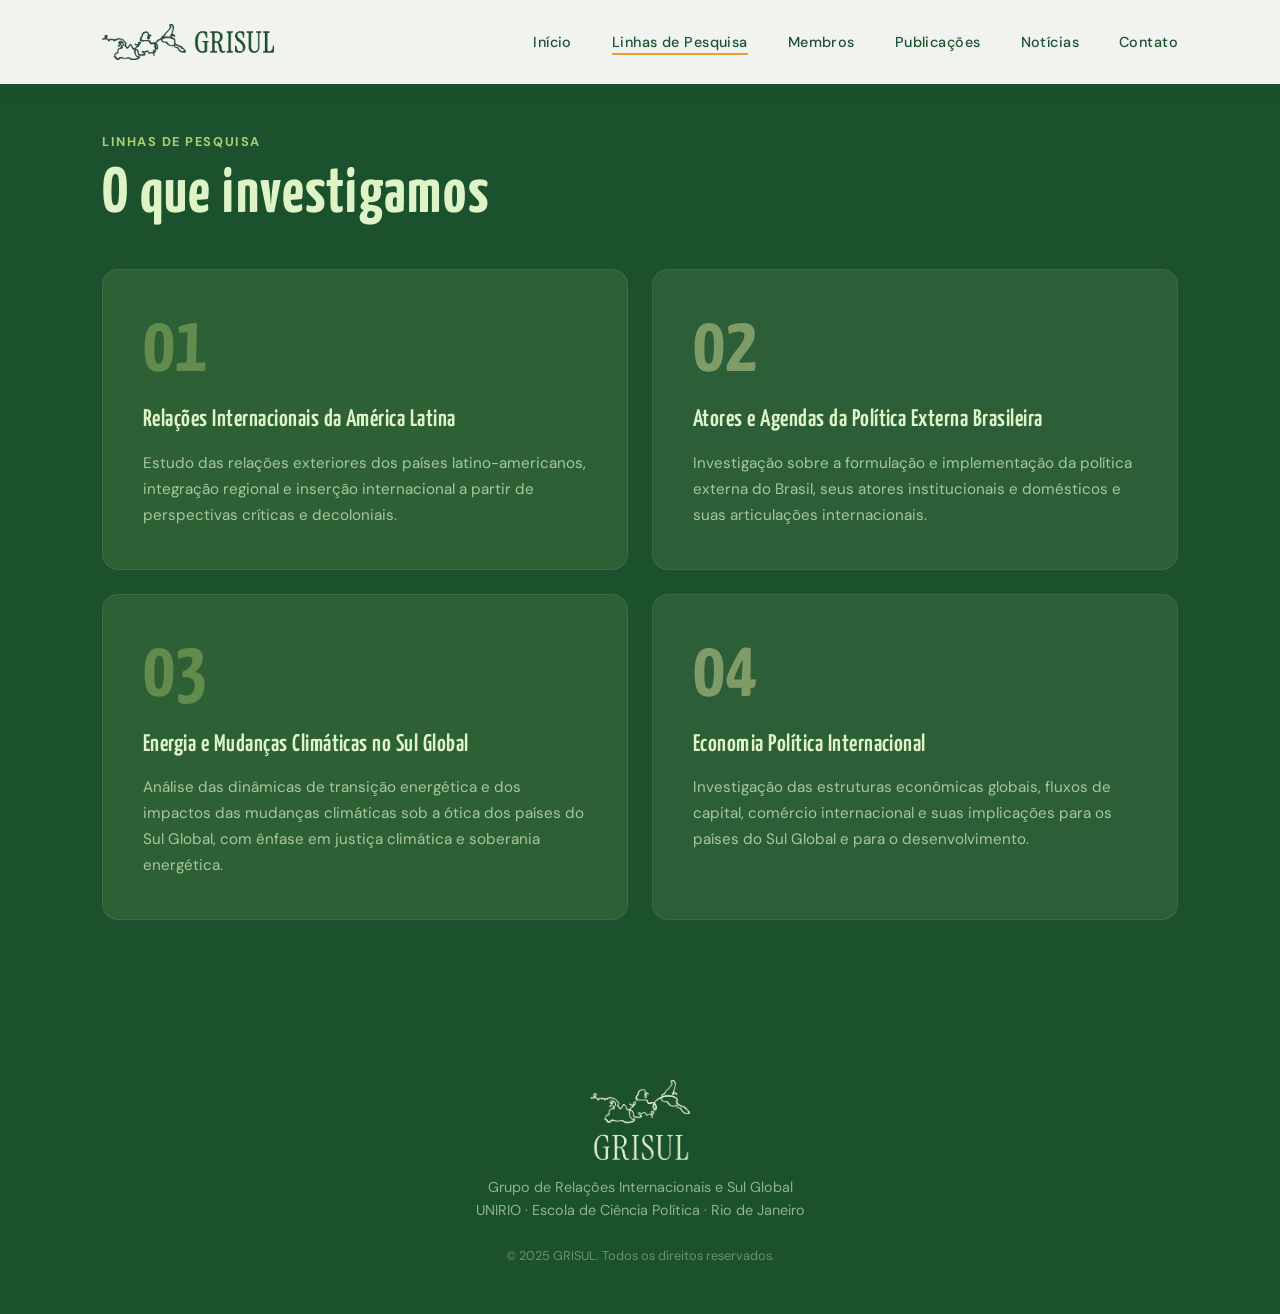
<file: linhas.html>
<!DOCTYPE html>
<html lang="pt-BR">
<head>
  <meta charset="UTF-8" />
  <meta name="viewport" content="width=device-width, initial-scale=1.0" />
  <title>Linhas de Pesquisa — GRISUL</title>
  <link rel="preconnect" href="https://fonts.googleapis.com" />
  <link rel="preconnect" href="https://fonts.gstatic.com" crossorigin />
  <link href="https://fonts.googleapis.com/css2?family=Yanone+Kaffeesatz:wght@300;400;600;700&family=DM+Sans:ital,wght@0,300;0,400;0,500;0,700;1,400&display=swap" rel="stylesheet" />
  <link rel="stylesheet" href="style.css" />
</head>
<body>

  <nav id="navbar">
    <div class="nav-inner">
      <a href="index.html" class="nav-logo">
        <img src="logo3.png" alt="GRISUL" class="nav-logo-img nav-logo-dark" />
        <img src="logo4.png" alt="GRISUL" class="nav-logo-img nav-logo-light" />
      </a>
      <button class="nav-toggle" id="navToggle" aria-label="Menu">
        <span></span><span></span><span></span>
      </button>
      <ul class="nav-links" id="navLinks">
        <li><a href="index.html">Início</a></li>
        <li><a href="linhas.html" class="active">Linhas de Pesquisa</a></li>
        <li><a href="membros.html">Membros</a></li>
        <li><a href="publicacoes.html">Publicações</a></li>
        <li><a href="index.html#noticias">Notícias</a></li>
        <li><a href="index.html#contato">Contato</a></li>
      </ul>
    </div>
  </nav>

  <section class="section linhas page-hero">
    <div class="container">
      <div class="section-label">Linhas de Pesquisa</div>
      <h2 class="section-title section-title--lg">O que investigamos</h2>
      <div class="linhas-grid">

        <div class="linha-card" data-cor="verde">
          <div class="linha-num">01</div>
          <h3>Relações Internacionais da América Latina</h3>
          <p>Estudo das relações exteriores dos países latino-americanos, integração regional e inserção internacional a partir de perspectivas críticas e decoloniais.</p>
        </div>

        <div class="linha-card" data-cor="amarelo">
          <div class="linha-num">02</div>
          <h3>Atores e Agendas da Política Externa Brasileira</h3>
          <p>Investigação sobre a formulação e implementação da política externa do Brasil, seus atores institucionais e domésticos e suas articulações internacionais.</p>
        </div>

        <div class="linha-card" data-cor="verde">
          <div class="linha-num">03</div>
          <h3>Energia e Mudanças Climáticas no Sul Global</h3>
          <p>Análise das dinâmicas de transição energética e dos impactos das mudanças climáticas sob a ótica dos países do Sul Global, com ênfase em justiça climática e soberania energética.</p>
        </div>

        <div class="linha-card" data-cor="amarelo">
          <div class="linha-num">04</div>
          <h3>Economia Política Internacional</h3>
          <p>Investigação das estruturas econômicas globais, fluxos de capital, comércio internacional e suas implicações para os países do Sul Global e para o desenvolvimento.</p>
        </div>

      </div>
    </div>
  </section>

  <footer class="footer">
    <div class="container footer-inner">
      <div class="footer-logo">
        <img src="logo1.png" alt="GRISUL" class="footer-logo-img" />
      </div>
      <p class="footer-desc">Grupo de Relações Internacionais e Sul Global<br>UNIRIO · Escola de Ciência Política · Rio de Janeiro</p>
      <p class="footer-copy">© 2025 GRISUL. Todos os direitos reservados.</p>
    </div>
  </footer>

  <script src="script.js"></script>
</body>
</html>
</file>
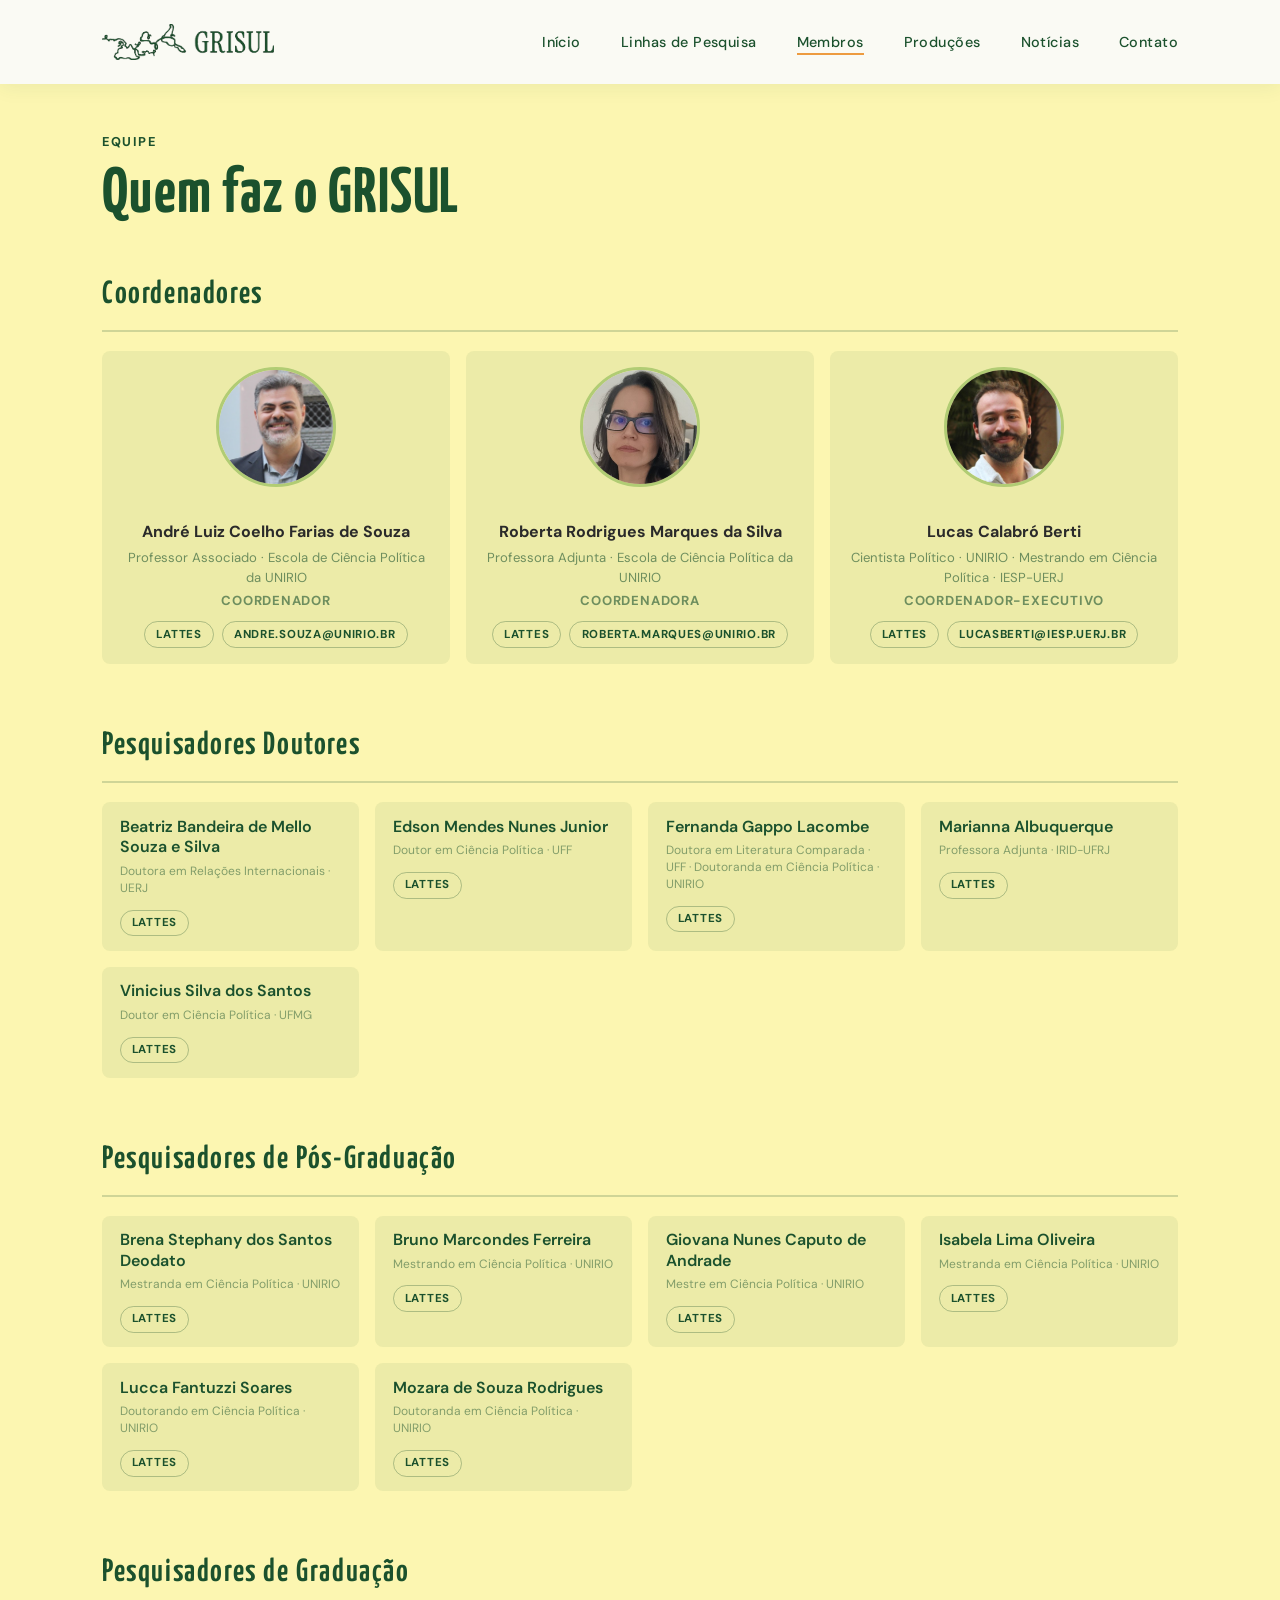
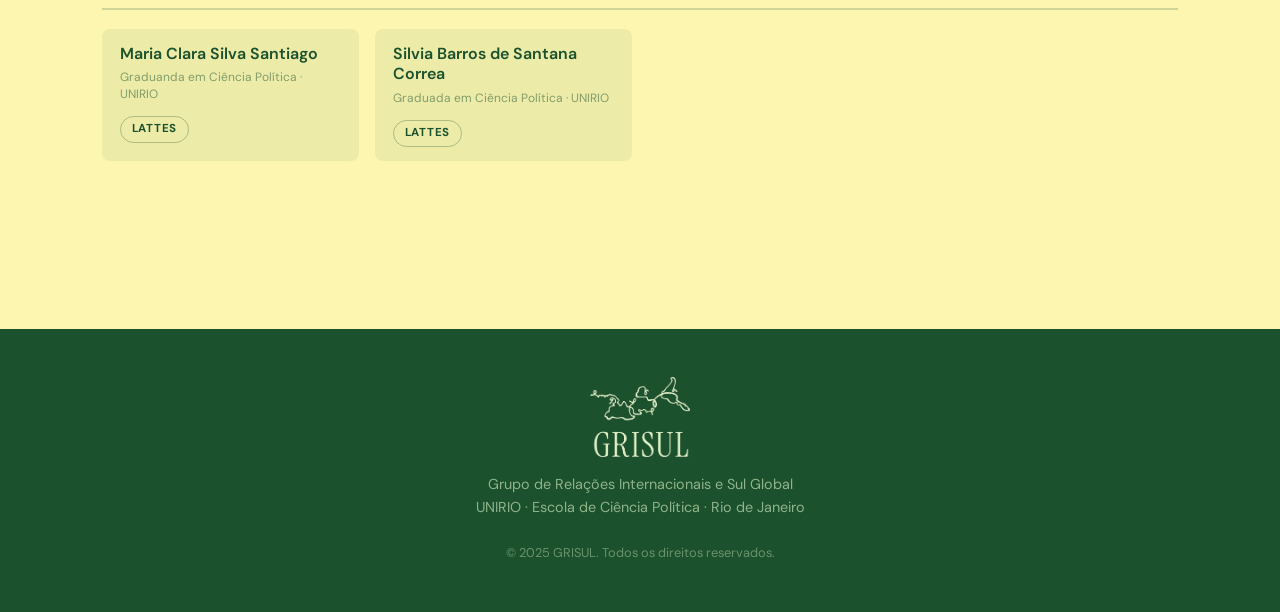
<file: membros.html>
<!DOCTYPE html>
<html lang="pt-BR">
<head>
  <meta charset="UTF-8" />
  <meta name="viewport" content="width=device-width, initial-scale=1.0" />
  <title>Membros — GRISUL</title>
  <link rel="preconnect" href="https://fonts.googleapis.com" />
  <link rel="preconnect" href="https://fonts.gstatic.com" crossorigin />
  <link href="https://fonts.googleapis.com/css2?family=Yanone+Kaffeesatz:wght@300;400;600;700&family=DM+Sans:ital,wght@0,300;0,400;0,500;0,700;1,400&display=swap" rel="stylesheet" />
  <link rel="stylesheet" href="style.css" />
</head>
<body>

  <nav id="navbar">
    <div class="nav-inner">
      <a href="index.html" class="nav-logo">
        <img src="logo3.png" alt="GRISUL" class="nav-logo-img nav-logo-dark" />
        <img src="logo4.png" alt="GRISUL" class="nav-logo-img nav-logo-light" />
      </a>
      <button class="nav-toggle" id="navToggle" aria-label="Menu">
        <span></span><span></span><span></span>
      </button>
      <ul class="nav-links" id="navLinks">
        <li><a href="index.html">Início</a></li>
        <li><a href="linhas.html">Linhas de Pesquisa</a></li>
        <li><a href="membros.html" class="active">Membros</a></li>
        <li><a href="producoes.html">Produções</a></li>
        <li><a href="index.html#noticias">Notícias</a></li>
        <li><a href="index.html#contato">Contato</a></li>
      </ul>
    </div>
  </nav>

  <section class="section membros page-hero">
    <div class="container">
      <div class="section-label">Equipe</div>
      <h2 class="section-title section-title--lg">Quem faz o GRISUL</h2>

      <div class="membros-bloco">
        <h3 class="membros-cat membros-cat--lg">Coordenadores</h3>
        <div class="membros-grid">
          <div class="membro-card membro-card--vertical">
            <img src="foto-andre.jpg" alt="André Luiz Coelho Farias de Souza" class="membro-foto-lg" style="object-position: center 15%;" />
            <div class="membro-info membro-info--center">
              <strong>André Luiz Coelho Farias de Souza</strong>
              <span>Professor Associado · Escola de Ciência Política da UNIRIO</span>
              <span class="membro-cargo">Coordenador</span>
              <div class="membro-links">
                <a href="http://lattes.cnpq.br/7370207316680307" target="_blank" class="btn-lattes">Lattes</a>
                <a href="mailto:andre.souza@unirio.br" class="btn-lattes">andre.souza@unirio.br</a>
              </div>
            </div>
          </div>
          <div class="membro-card membro-card--vertical">
            <img src="foto-roberta.jpg" alt="Roberta Rodrigues Marques da Silva" class="membro-foto-lg" style="object-position: center 10%;" />
            <div class="membro-info membro-info--center">
              <strong>Roberta Rodrigues Marques da Silva</strong>
              <span>Professora Adjunta · Escola de Ciência Política da UNIRIO</span>
              <span class="membro-cargo">Coordenadora</span>
              <div class="membro-links">
                <a href="http://lattes.cnpq.br/0829888074586753" target="_blank" class="btn-lattes">Lattes</a>
                <a href="mailto:roberta.marques@unirio.br" class="btn-lattes">roberta.marques@unirio.br</a>
              </div>
            </div>
          </div>
          <div class="membro-card membro-card--vertical">
            <img src="foto-lucas.jpg" alt="Lucas Calabró Berti" class="membro-foto-lg" style="object-position: center 5%;" />
            <div class="membro-info membro-info--center">
              <strong>Lucas Calabró Berti</strong>
              <span>Cientista Político · UNIRIO · Mestrando em Ciência Política · IESP-UERJ</span>
              <span class="membro-cargo">Coordenador-Executivo</span>
              <div class="membro-links">
                <a href="http://lattes.cnpq.br/3201012395712916" target="_blank" class="btn-lattes">Lattes</a>
                <a href="mailto:lucasberti@iesp.uerj.br" class="btn-lattes">lucasberti@iesp.uerj.br</a>
              </div>
            </div>
          </div>
        </div>
      </div>

      <div class="membros-bloco">
        <h3 class="membros-cat membros-cat--lg">Pesquisadores Doutores</h3>
        <div class="membros-grid membros-grid--small">
          <div class="membro-tag">
            <span class="membro-tag-nome">Beatriz Bandeira de Mello Souza e Silva</span>
            <span class="membro-nivel">Doutora em Relações Internacionais · UERJ</span>
            <div class="membro-tag-footer"><a href="#" class="btn-lattes">Lattes</a></div>
          </div>
          <div class="membro-tag">
            <span class="membro-tag-nome">Edson Mendes Nunes Junior</span>
            <span class="membro-nivel">Doutor em Ciência Política · UFF</span>
            <div class="membro-tag-footer"><a href="#" class="btn-lattes">Lattes</a></div>
          </div>
          <div class="membro-tag">
            <span class="membro-tag-nome">Fernanda Gappo Lacombe</span>
            <span class="membro-nivel">Doutora em Literatura Comparada · UFF · Doutoranda em Ciência Política · UNIRIO</span>
            <div class="membro-tag-footer"><a href="#" class="btn-lattes">Lattes</a></div>
          </div>
          <div class="membro-tag">
            <span class="membro-tag-nome">Marianna Albuquerque</span>
            <span class="membro-nivel">Professora Adjunta · IRID-UFRJ</span>
            <div class="membro-tag-footer"><a href="#" class="btn-lattes">Lattes</a></div>
          </div>
          <div class="membro-tag">
            <span class="membro-tag-nome">Vinicius Silva dos Santos</span>
            <span class="membro-nivel">Doutor em Ciência Política · UFMG</span>
            <div class="membro-tag-footer"><a href="#" class="btn-lattes">Lattes</a></div>
          </div>
        </div>
      </div>

      <div class="membros-bloco">
        <h3 class="membros-cat membros-cat--lg">Pesquisadores de Pós-Graduação</h3>
        <div class="membros-grid membros-grid--small">
          <div class="membro-tag">
            <span class="membro-tag-nome">Brena Stephany dos Santos Deodato</span>
            <span class="membro-nivel">Mestranda em Ciência Política · UNIRIO</span>
            <div class="membro-tag-footer"><a href="#" class="btn-lattes">Lattes</a></div>
          </div>
          <div class="membro-tag">
            <span class="membro-tag-nome">Bruno Marcondes Ferreira</span>
            <span class="membro-nivel">Mestrando em Ciência Política · UNIRIO</span>
            <div class="membro-tag-footer"><a href="#" class="btn-lattes">Lattes</a></div>
          </div>
          <div class="membro-tag">
            <span class="membro-tag-nome">Giovana Nunes Caputo de Andrade</span>
            <span class="membro-nivel">Mestre em Ciência Política · UNIRIO</span>
            <div class="membro-tag-footer"><a href="#" class="btn-lattes">Lattes</a></div>
          </div>
          <div class="membro-tag">
            <span class="membro-tag-nome">Isabela Lima Oliveira</span>
            <span class="membro-nivel">Mestranda em Ciência Política · UNIRIO</span>
            <div class="membro-tag-footer"><a href="#" class="btn-lattes">Lattes</a></div>
          </div>
          <div class="membro-tag">
            <span class="membro-tag-nome">Lucca Fantuzzi Soares</span>
            <span class="membro-nivel">Doutorando em Ciência Política · UNIRIO</span>
            <div class="membro-tag-footer"><a href="#" class="btn-lattes">Lattes</a></div>
          </div>
          <div class="membro-tag">
            <span class="membro-tag-nome">Mozara de Souza Rodrigues</span>
            <span class="membro-nivel">Doutoranda em Ciência Política · UNIRIO</span>
            <div class="membro-tag-footer"><a href="#" class="btn-lattes">Lattes</a></div>
          </div>
        </div>
      </div>

      <div class="membros-bloco">
        <h3 class="membros-cat membros-cat--lg">Pesquisadores de Graduação</h3>
        <div class="membros-grid membros-grid--small">
          <div class="membro-tag">
            <span class="membro-tag-nome">Maria Clara Silva Santiago</span>
            <span class="membro-nivel">Graduanda em Ciência Política · UNIRIO</span>
            <div class="membro-tag-footer"><a href="#" class="btn-lattes">Lattes</a></div>
          </div>
          <div class="membro-tag">
            <span class="membro-tag-nome">Silvia Barros de Santana Correa</span>
            <span class="membro-nivel">Graduada em Ciência Política · UNIRIO</span>
            <div class="membro-tag-footer"><a href="#" class="btn-lattes">Lattes</a></div>
          </div>
        </div>
      </div>

    </div>
  </section>

  <footer class="footer">
    <div class="container footer-inner">
      <div class="footer-logo">
        <img src="logo1.png" alt="GRISUL" class="footer-logo-img" />
      </div>
      <p class="footer-desc">Grupo de Relações Internacionais e Sul Global<br>UNIRIO · Escola de Ciência Política · Rio de Janeiro</p>
      <p class="footer-copy">© 2025 GRISUL. Todos os direitos reservados.</p>
    </div>
  </footer>

  <script src="script.js"></script>
</body>
</html>
</file>
<file: style.css>
/* =============================================
   GRISUL — Identidade Visual 2025
   Cores: #1B512D #B1CC74 #DEF4C6 #ED9B40 #A22C29 #FCF6B1
   Tipografia: Yanone Kaffeesatz + DM Sans
   ============================================= */

:root {
  --verde-escuro: #1B512D;
  --verde-medio: #B1CC74;
  --verde-claro: #DEF4C6;
  --laranja: #ED9B40;
  --vermelho: #A22C29;
  --amarelo: #FCF6B1;
  --branco: #FAFAF7;
  --cinza-texto: #2a2a2a;

  --fonte-titulo: 'Yanone Kaffeesatz', sans-serif;
  --fonte-corpo: 'DM Sans', sans-serif;

  --radius: 16px;
  --radius-sm: 8px;
  --transicao: 0.3s ease;
}

*, *::before, *::after { box-sizing: border-box; margin: 0; padding: 0; }

html { scroll-behavior: smooth; }

body {
  font-family: var(--fonte-corpo);
  background-color: var(--branco);
  color: var(--cinza-texto);
  line-height: 1.6;
  overflow-x: hidden;
}

/* ---- UTILITÁRIOS ---- */
.container {
  max-width: 1140px;
  margin: 0 auto;
  padding: 0 2rem;
}

.section {
  padding: 7rem 0;
}

.section-label {
  font-family: var(--fonte-corpo);
  font-size: 0.8rem;
  font-weight: 700;
  letter-spacing: 0.12em;
  text-transform: uppercase;
  color: var(--verde-escuro);
  opacity: 0.6;
  margin-bottom: 0.6rem;
}

.section-title {
  font-family: var(--fonte-titulo);
  font-size: clamp(1.6rem, 3vw, 2.4rem);
  font-weight: 700;
  color: var(--verde-escuro);
  line-height: 1.05;
  margin-bottom: 2.5rem;
  letter-spacing: 0.02em;
}

.section-title--lg {
  font-size: clamp(2.6rem, 5vw, 4.2rem);
}

/* ---- BOTÕES ---- */
.btn {
  display: inline-block;
  font-family: var(--fonte-corpo);
  font-weight: 600;
  font-size: 0.95rem;
  padding: 0.85rem 2rem;
  border-radius: 50px;
  text-decoration: none;
  transition: all var(--transicao);
  cursor: pointer;
}

.btn-primary {
  background: var(--verde-escuro);
  color: var(--verde-claro);
  border: 2px solid var(--verde-escuro);
}
.btn-primary:hover {
  background: var(--laranja);
  border-color: var(--laranja);
  color: var(--verde-escuro);
  transform: translateY(-2px);
}

.btn-outline {
  background: transparent;
  color: var(--verde-escuro);
  border: 2px solid var(--verde-escuro);
}
.btn-outline:hover {
  background: var(--verde-escuro);
  color: var(--verde-claro);
  transform: translateY(-2px);
}

/* ---- NAVBAR ---- */
#navbar {
  position: fixed;
  top: 0; left: 0; right: 0;
  z-index: 100;
  background: rgba(250, 250, 247, 0.96);
  backdrop-filter: blur(12px);
  box-shadow: 0 2px 20px rgba(27, 81, 45, 0.08);
  padding: 0.5rem 0;
}

.nav-inner {
  max-width: 1140px;
  margin: 0 auto;
  padding: 0 2rem;
  display: flex;
  align-items: center;
  justify-content: space-between;
  height: 68px;
}

.nav-logo {
  display: flex;
  align-items: center;
  text-decoration: none;
}

.nav-logo-img {
  height: 36px;
  width: auto;
}

/* Antes do scroll: fundo verde claro → usa logo escura (logo3) */
.nav-logo-dark { display: block; }
.nav-logo-light { display: none; }

/* Quando scrollado: fundo branco → logo escura continua boa */
#navbar.scrolled .nav-logo-dark { display: block; }
#navbar.scrolled .nav-logo-light { display: none; }

.nav-links {
  display: flex;
  list-style: none;
  gap: 2.5rem;
}

.nav-links a {
  font-family: var(--fonte-corpo);
  font-size: 0.9rem;
  font-weight: 500;
  color: var(--verde-escuro);
  text-decoration: none;
  letter-spacing: 0.03em;
  position: relative;
  transition: color var(--transicao);
}

.nav-links a::after {
  content: '';
  position: absolute;
  bottom: -4px; left: 0; right: 0;
  height: 2px;
  background: var(--laranja);
  transform: scaleX(0);
  transform-origin: left;
  transition: transform var(--transicao);
}

.nav-links a:hover::after,
.nav-links a.active::after { transform: scaleX(1); }

.nav-toggle {
  display: none;
  flex-direction: column;
  gap: 5px;
  background: none;
  border: none;
  cursor: pointer;
  padding: 4px;
}

.nav-toggle span {
  display: block;
  width: 24px;
  height: 2px;
  background: var(--verde-escuro);
  border-radius: 2px;
  transition: all 0.3s;
}

/* ---- HERO ---- */
.hero {
  min-height: 100vh;
  background: var(--verde-claro);
  display: flex;
  align-items: center;
  position: relative;
  overflow: hidden;
  padding-top: 68px;
}

.hero-bg-shapes {
  position: absolute;
  inset: 0;
  pointer-events: none;
}

.shape {
  position: absolute;
  border-radius: 50%;
  opacity: 0.3;
}

.shape-1 {
  width: 600px; height: 600px;
  background: radial-gradient(circle, var(--verde-medio) 0%, transparent 70%);
  top: -200px; right: -100px;
}

.shape-2 {
  width: 400px; height: 400px;
  background: radial-gradient(circle, var(--amarelo) 0%, transparent 70%);
  bottom: -150px; left: -100px;
}

.shape-3 {
  width: 200px; height: 200px;
  background: radial-gradient(circle, var(--laranja) 0%, transparent 70%);
  top: 30%; left: 40%;
  opacity: 0.15;
}

.hero-inner {
  position: relative;
  z-index: 2;
  max-width: 1140px;
  margin: 0 auto;
  padding: 4rem 2rem;
  width: 100%;
  display: grid;
  grid-template-columns: 1fr auto;
  align-items: center;
  gap: 4rem;
}

.hero-content {
  display: flex;
  flex-direction: column;
  gap: 2rem;
}

.hero-badge {
  display: inline-block;
  font-size: 0.78rem;
  font-weight: 600;
  letter-spacing: 0.1em;
  text-transform: uppercase;
  color: var(--verde-escuro);
  background: rgba(27, 81, 45, 0.1);
  padding: 0.4rem 1rem;
  border-radius: 50px;
  border: 1px solid rgba(27, 81, 45, 0.2);
  width: fit-content;
}

.hero-tagline {
  font-family: var(--fonte-titulo);
  font-size: clamp(2rem, 4vw, 3.4rem);
  font-weight: 600;
  color: var(--verde-escuro);
  line-height: 1.15;
  letter-spacing: 0.01em;
  max-width: 680px;
}

.hero-ctas {
  display: flex;
  gap: 1rem;
  flex-wrap: wrap;
}

.hero-logo-side {
  display: flex;
  align-items: center;
  justify-content: center;
  flex-shrink: 0;
}

.hero-logo-img {
  width: clamp(220px, 28vw, 380px);
  height: auto;
}

@keyframes floatMap {
  0%, 100% { transform: translateY(0); }
  50% { transform: translateY(-10px); }
}

.hero-logo-side {
  animation: floatMap 5s ease-in-out infinite;
}

.sobre-coord-lista {
  display: flex;
  flex-direction: column;
  gap: 0.8rem;
  margin-top: 0.5rem;
}

.sobre-coord-item {
  display: flex;
  align-items: center;
  gap: 0.7rem;
  text-decoration: none;
  padding: 0.3rem 0.4rem;
  border-radius: var(--radius-sm);
  transition: background var(--transicao);
}

.sobre-coord-item:hover {
  background: rgba(27, 81, 45, 0.08);
}

.sobre-coord-foto {
  width: 36px;
  height: 36px;
  border-radius: 50%;
  object-fit: cover;
  object-position: center top;
  flex-shrink: 0;
  border: 2px solid var(--verde-medio);
}

.sobre-coord-nome {
  font-size: 0.85rem;
  font-weight: 600;
  color: var(--verde-escuro);
  margin: 0;
  line-height: 1.3;
}

.sobre-coord-cargo {
  font-size: 0.72rem;
  font-weight: 600;
  text-transform: uppercase;
  letter-spacing: 0.06em;
  color: var(--verde-escuro);
  opacity: 0.5;
  margin: 0;
}

/* ---- PÁGINAS INTERNAS ---- */
.page-hero {
  padding-top: calc(68px + 4rem);
}

/* ---- SOBRE ---- */
.sobre {
  background: var(--branco);
}

.sobre-grid {
  display: grid;
  grid-template-columns: 1fr 1fr;
  gap: 5rem;
  align-items: start;
}

.sobre-text p {
  font-size: 1.05rem;
  line-height: 1.75;
  color: #444;
  margin-bottom: 1.4rem;
}

.sobre-stats {
  display: grid;
  grid-template-columns: 1fr 1fr;
  gap: 1.5rem;
  margin-top: 3rem;
}

.stat {
  display: flex;
  flex-direction: column;
  gap: 0.2rem;
}

.stat-num {
  font-family: var(--fonte-titulo);
  font-size: 3rem;
  font-weight: 700;
  color: var(--vermelho);
  line-height: 1;
}

.stat-label {
  font-size: 0.85rem;
  color: #666;
  font-weight: 500;
}

.sobre-card {
  background: var(--verde-claro);
  border-radius: var(--radius);
  padding: 2.5rem;
  position: sticky;
  top: 90px;
}

.sobre-card-label {
  font-size: 0.75rem;
  font-weight: 700;
  letter-spacing: 0.1em;
  text-transform: uppercase;
  color: var(--verde-escuro);
  opacity: 0.55;
  margin-bottom: 0.5rem;
}

.sobre-card p {
  font-size: 0.95rem;
  color: var(--verde-escuro);
  line-height: 1.6;
}

.cnpq-link {
  font-size: 0.95rem;
  font-weight: 600;
  color: var(--verde-escuro);
  text-decoration: none;
  border-bottom: 2px solid var(--verde-medio);
  transition: border-color var(--transicao);
}
.cnpq-link:hover { border-color: var(--laranja); }

/* ---- LINHAS DE PESQUISA ---- */
.linhas {
  background: var(--verde-escuro);
}

.linhas .section-label { color: var(--verde-medio); }
.linhas .section-title { color: var(--verde-claro); }

.linhas-grid {
  display: grid;
  grid-template-columns: repeat(2, 1fr);
  gap: 1.5rem;
}

.linha-card {
  padding: 2.5rem;
  border-radius: var(--radius);
  position: relative;
  overflow: hidden;
  transition: transform var(--transicao);
  border: 1px solid rgba(255,255,255,0.08);
}

.linha-card:hover { transform: translateY(-4px); }

.linha-card[data-cor="verde"] { background: rgba(177, 204, 116, 0.12); }
.linha-card[data-cor="laranja"] { background: rgba(237, 155, 64, 0.12); }
.linha-card[data-cor="vermelho"] { background: rgba(162, 44, 41, 0.2); }
.linha-card[data-cor="amarelo"] { background: rgba(252, 246, 177, 0.08); }

.linha-num {
  font-family: var(--fonte-titulo);
  font-size: 5rem;
  font-weight: 700;
  line-height: 1;
  margin-bottom: 1rem;
  opacity: 0.15;
  color: #fff;
}

.linha-card[data-cor="verde"] .linha-num { color: var(--verde-medio); opacity: 0.4; }
.linha-card[data-cor="laranja"] .linha-num { color: var(--laranja); opacity: 0.4; }
.linha-card[data-cor="vermelho"] .linha-num { color: var(--vermelho); opacity: 0.5; }
.linha-card[data-cor="amarelo"] .linha-num { color: var(--amarelo); opacity: 0.4; }

.linha-card h3 {
  font-family: var(--fonte-titulo);
  font-size: 1.5rem;
  font-weight: 600;
  color: var(--verde-claro);
  margin-bottom: 1rem;
  line-height: 1.2;
  letter-spacing: 0.02em;
}

.linha-card p {
  font-size: 0.95rem;
  color: rgba(222, 244, 198, 0.7);
  line-height: 1.7;
}

/* ---- MEMBROS ---- */
.membros {
  background: var(--amarelo);
}

.membros .section-title { color: var(--verde-escuro); }

.membros-bloco {
  margin-bottom: 3.5rem;
}

.membros-cat {
  font-family: var(--fonte-titulo);
  font-size: 1.3rem;
  font-weight: 600;
  color: var(--verde-escuro);
  letter-spacing: 0.05em;
  margin-bottom: 1.2rem;
  padding-bottom: 0.6rem;
  border-bottom: 2px solid rgba(27, 81, 45, 0.2);
}

.membros-cat--lg {
  font-size: 2rem;
}

.membros-grid {
  display: grid;
  grid-template-columns: repeat(auto-fill, minmax(280px, 1fr));
  gap: 1rem;
}

.membros-grid--small {
  grid-template-columns: repeat(auto-fill, minmax(240px, 1fr));
}

.membro-tag {
  background: rgba(27, 81, 45, 0.07);
  border-radius: var(--radius-sm);
  padding: 1rem 1.2rem;
  transition: background var(--transicao);
  display: flex;
  flex-direction: column;
  align-items: flex-start;
  gap: 0.25rem;
}

.membro-tag:hover { background: rgba(27, 81, 45, 0.13); }

.membro-tag-nome {
  display: block;
  font-size: 1rem;
  font-weight: 700;
  color: var(--verde-escuro);
  line-height: 1.3;
}

.membro-nivel {
  display: block;
  font-size: 0.78rem;
  font-weight: 400;
  color: var(--verde-escuro);
  opacity: 0.5;
  line-height: 1.4;
}

.membro-tag-footer {
  margin-top: 0.5rem;
}

.btn-lattes {
  display: inline-block;
  font-size: 0.72rem;
  font-weight: 700;
  letter-spacing: 0.06em;
  text-transform: uppercase;
  color: var(--verde-escuro);
  text-decoration: none;
  border: 1.5px solid rgba(27, 81, 45, 0.35);
  border-radius: 50px;
  padding: 0.25rem 0.8rem;
  transition: all var(--transicao);
}

.btn-lattes:hover {
  background: var(--verde-escuro);
  color: var(--verde-claro);
  border-color: var(--verde-escuro);
}

.membro-card {
  display: flex;
  align-items: flex-start;
  gap: 1rem;
  background: rgba(27, 81, 45, 0.07);
  border-radius: var(--radius-sm);
  padding: 1rem 1.2rem;
  transition: background var(--transicao);
}

.membro-card:hover { background: rgba(27, 81, 45, 0.13); }

.membro-foto {
  width: 72px;
  height: 72px;
  border-radius: 50%;
  object-fit: cover;
  object-position: center top;
  flex-shrink: 0;
  border: 3px solid var(--verde-medio);
}

.membro-foto-lg {
  width: 120px;
  height: 120px;
  border-radius: 50%;
  object-fit: cover;
  object-position: center top;
  border: 3px solid var(--verde-medio);
  margin-bottom: 1rem;
}

.membro-card--vertical {
  flex-direction: column;
  align-items: center;
  text-align: center;
}

.membro-info--center {
  display: flex;
  flex-direction: column;
  align-items: center;
  gap: 0.25rem;
  width: 100%;
}

.membro-info--center .membro-links {
  justify-content: center;
}

.membro-info {
  display: flex;
  flex-direction: column;
  gap: 0.2rem;
}

.membro-info span {
  font-size: 0.82rem;
  color: var(--verde-escuro);
  opacity: 0.6;
  line-height: 1.5;
}

.membro-cargo {
  font-size: 0.8rem;
  font-weight: 700;
  letter-spacing: 0.06em;
  text-transform: uppercase;
  color: var(--verde-escuro);
  opacity: 0.6;
}

.membro-tag {
  background: rgba(27, 81, 45, 0.07);
  border-radius: var(--radius-sm);
  padding: 0.9rem 1.1rem;
  transition: background var(--transicao);
  display: flex;
  flex-direction: column;
  gap: 0.3rem;
}

.membro-tag:hover { background: rgba(27, 81, 45, 0.13); }

.membro-tag-nome {
  font-size: 1rem;
  font-weight: 600;
  color: var(--verde-escuro);
  line-height: 1.3;
}

.membro-nivel {
  font-size: 0.75rem;
  font-weight: 400;
  color: var(--verde-escuro);
  opacity: 0.5;
  line-height: 1.4;
}

.membro-tag-footer {
  margin-top: 0.4rem;
}

.btn-lattes {
  display: inline-block;
  font-size: 0.72rem;
  font-weight: 700;
  letter-spacing: 0.06em;
  text-transform: uppercase;
  color: var(--verde-escuro);
  text-decoration: none;
  border: 1.5px solid rgba(27, 81, 45, 0.3);
  border-radius: 50px;
  padding: 0.2rem 0.7rem;
  transition: all var(--transicao);
}

.btn-lattes:hover {
  background: var(--verde-escuro);
  color: var(--verde-claro);
  border-color: var(--verde-escuro);
}

.membro-links {
  display: flex;
  gap: 0.5rem;
  margin-top: 0.5rem;
  flex-wrap: wrap;
}

/* ---- PUBLICAÇÕES ---- */
.publicacoes {
  background: var(--branco);
}

.pub-placeholder {
  display: flex;
  flex-direction: column;
  align-items: center;
  text-align: center;
  gap: 1.5rem;
  padding: 4rem 2rem;
  background: var(--verde-claro);
  border-radius: var(--radius);
  max-width: 600px;
  margin: 0 auto;
}

.pub-icon {
  color: var(--verde-escuro);
  opacity: 0.5;
}

.pub-placeholder p {
  font-size: 1rem;
  color: var(--verde-escuro);
  line-height: 1.7;
  opacity: 0.8;
}

/* ---- NOTÍCIAS ---- */
.noticias {
  background: var(--verde-escuro);
}

.noticias .section-label { color: var(--verde-medio); }
.noticias .section-title { color: var(--verde-claro); }

.noticias-grid {
  display: grid;
  grid-template-columns: repeat(3, 1fr);
  gap: 1.5rem;
}

.noticia-card {
  background: rgba(255,255,255,0.05);
  border: 1px solid rgba(255,255,255,0.08);
  border-radius: var(--radius);
  padding: 1.8rem;
  display: flex;
  flex-direction: column;
  gap: 0.8rem;
  transition: background var(--transicao), transform var(--transicao);
}

.noticia-card:hover {
  background: rgba(255,255,255,0.09);
  transform: translateY(-3px);
}

.noticia-tipo {
  display: inline-block;
  font-size: 0.7rem;
  font-weight: 700;
  letter-spacing: 0.1em;
  text-transform: uppercase;
  padding: 0.25rem 0.8rem;
  border-radius: 50px;
  width: fit-content;
}

.noticia-tipo--artigo {
  background: rgba(177, 204, 116, 0.2);
  color: var(--verde-medio);
  border: 1px solid rgba(177, 204, 116, 0.3);
}

.noticia-tipo--evento {
  background: rgba(237, 155, 64, 0.2);
  color: var(--laranja);
  border: 1px solid rgba(237, 155, 64, 0.3);
}

.noticia-tipo--podcast {
  background: rgba(162, 44, 41, 0.2);
  color: #e05c5c;
  border: 1px solid rgba(162, 44, 41, 0.3);
}

.noticia-titulo {
  font-family: var(--fonte-titulo);
  font-size: 1.4rem;
  font-weight: 600;
  color: var(--verde-claro);
  line-height: 1.25;
  letter-spacing: 0.02em;
}

.noticia-desc {
  font-size: 0.9rem;
  color: rgba(222, 244, 198, 0.65);
  line-height: 1.65;
  flex: 1;
}

.noticia-meta {
  display: flex;
  justify-content: space-between;
  align-items: center;
  padding-top: 0.8rem;
  border-top: 1px solid rgba(255,255,255,0.08);
  gap: 0.5rem;
}

.noticia-autor {
  font-size: 0.8rem;
  font-weight: 600;
  color: var(--verde-medio);
}

.noticia-autor small {
  display: block;
  font-size: 0.7rem;
  font-weight: 400;
  opacity: 0.7;
  letter-spacing: 0.04em;
  text-transform: uppercase;
}

.noticia-link {
  font-size: 0.82rem;
  font-weight: 600;
  color: var(--laranja);
  text-decoration: none;
  transition: opacity var(--transicao);
}

.noticia-link:hover { opacity: 0.75; }

@media (max-width: 900px) {
  .noticias-grid { grid-template-columns: 1fr; }
}

.pub-recentes .noticia-card {
  background: rgba(27, 81, 45, 0.07);
  border: 1px solid rgba(27, 81, 45, 0.1);
}

.pub-recentes .noticia-card:hover {
  background: rgba(27, 81, 45, 0.12);
}

.pub-recentes .noticia-titulo {
  color: var(--verde-escuro);
}

.pub-recentes .noticia-desc {
  color: #444;
}

.pub-recentes .noticia-autor {
  color: var(--verde-escuro);
  opacity: 0.7;
}

.pub-recentes .noticia-data {
  color: var(--verde-escuro);
  opacity: 0.4;
}

.pub-recentes .noticia-meta {
  border-top: 1px solid rgba(27, 81, 45, 0.1);
}

.pub-recentes .noticia-link {
  color: var(--verde-escuro);
  font-weight: 700;
}

.pub-recentes .noticia-link:hover {
  opacity: 0.6;
}

.pub-recentes .noticia-tipo--artigo {
  background: rgba(27, 81, 45, 0.1);
  color: var(--verde-escuro);
  border: 1px solid rgba(27, 81, 45, 0.2);
}

.pub-recentes .noticia-tipo--evento {
  background: rgba(237, 155, 64, 0.15);
  color: #a06a1a;
  border: 1px solid rgba(237, 155, 64, 0.3);
}
.contato {
  background: var(--verde-claro);
}

.contato-grid {
  display: grid;
  grid-template-columns: 1fr 1fr;
  gap: 4rem;
  align-items: start;
}

.contato-item {
  display: flex;
  align-items: flex-start;
  gap: 1.2rem;
  margin-bottom: 2rem;
}

.contato-icon {
  font-size: 1.3rem;
  width: 40px;
  height: 40px;
  background: var(--verde-escuro);
  border-radius: 50%;
  display: flex;
  align-items: center;
  justify-content: center;
  flex-shrink: 0;
}

.contato-item > div {
  display: flex;
  flex-direction: column;
  gap: 0.2rem;
}

.contato-item strong {
  font-size: 0.8rem;
  font-weight: 700;
  letter-spacing: 0.08em;
  text-transform: uppercase;
  color: var(--verde-escuro);
  opacity: 0.6;
}

.contato-item span,
.contato-item a {
  font-size: 0.95rem;
  color: var(--verde-escuro);
  text-decoration: none;
  line-height: 1.5;
}

.contato-item a:hover { text-decoration: underline; }

/* ---- FOOTER ---- */
.footer {
  background: var(--verde-escuro);
  padding: 3rem 0;
  color: var(--verde-claro);
}

.footer-inner {
  display: flex;
  flex-direction: column;
  align-items: center;
  text-align: center;
  gap: 1rem;
}

.footer-logo {
  display: flex;
  align-items: center;
}

.footer-logo-img {
  height: 80px;
  width: auto;
}

.footer-desc {
  font-size: 0.9rem;
  opacity: 0.6;
  line-height: 1.6;
}

.footer-copy {
  font-size: 0.8rem;
  opacity: 0.4;
  margin-top: 0.5rem;
}

/* ---- ANIMAÇÕES DE ENTRADA ---- */
.fade-in {
  opacity: 0;
  transform: translateY(24px);
  transition: opacity 0.7s ease, transform 0.7s ease;
}

.fade-in.visible {
  opacity: 1;
  transform: translateY(0);
}

/* ---- RESPONSIVO ---- */
@media (max-width: 900px) {
  .sobre-grid,
  .contato-grid {
    grid-template-columns: 1fr;
    gap: 2.5rem;
  }

  .linhas-grid {
    grid-template-columns: 1fr;
  }

  .hero-inner {
    grid-template-columns: 1fr;
    text-align: center;
  }

  .hero-logo-side {
    order: -1;
  }

  .hero-logo-img {
    width: clamp(180px, 60vw, 300px);
  }

  .hero-badge { margin: 0 auto; }
  .hero-tagline { margin: 0 auto; }
  .hero-ctas { justify-content: center; }

  .sobre-card { position: static; }
}

@media (max-width: 660px) {
  .nav-links {
    display: none;
    position: fixed;
    top: 68px; left: 0; right: 0;
    background: var(--branco);
    flex-direction: column;
    padding: 2rem;
    gap: 1.5rem;
    box-shadow: 0 10px 30px rgba(0,0,0,0.1);
  }

  .nav-links.open { display: flex; }

  .nav-toggle { display: flex; }

  .hero-title { font-size: clamp(2.8rem, 12vw, 4rem); }

  .section { padding: 4rem 0; }

  .sobre-stats { grid-template-columns: 1fr 1fr; }

  .membros-grid {
    grid-template-columns: 1fr;
  }
}
</file>
<file: carousel.css>
/* ---- BANNER DESTAQUE ---- */
.destaque-banner {
  background: var(--verde-escuro);
  border-bottom: 3px solid var(--laranja);
  padding: 0.75rem 0;
}

.destaque-inner {
  display: flex;
  align-items: center;
  gap: 1rem;
  flex-wrap: wrap;
}

.destaque-emoji {
  font-size: 1.2rem;
  flex-shrink: 0;
}

.destaque-texto {
  flex: 1;
  font-size: 0.85rem;
  color: var(--verde-claro);
  line-height: 1.4;
  min-width: 200px;
}

.destaque-texto strong {
  color: var(--laranja);
}

.destaque-btn {
  flex-shrink: 0;
  font-size: 0.8rem;
  font-weight: 700;
  color: var(--verde-escuro);
  background: var(--laranja);
  text-decoration: none;
  padding: 0.4rem 1rem;
  border-radius: 50px;
  transition: opacity 0.3s;
  white-space: nowrap;
}

.destaque-btn:hover { opacity: 0.85; }

/* card destaque no carrossel */
.noticia-card--destaque {
  border: 2px solid var(--laranja) !important;
}

@media (max-width: 660px) {
  .destaque-texto { font-size: 0.78rem; }
  .destaque-banner { margin-top: 68px; }
}
</file>
